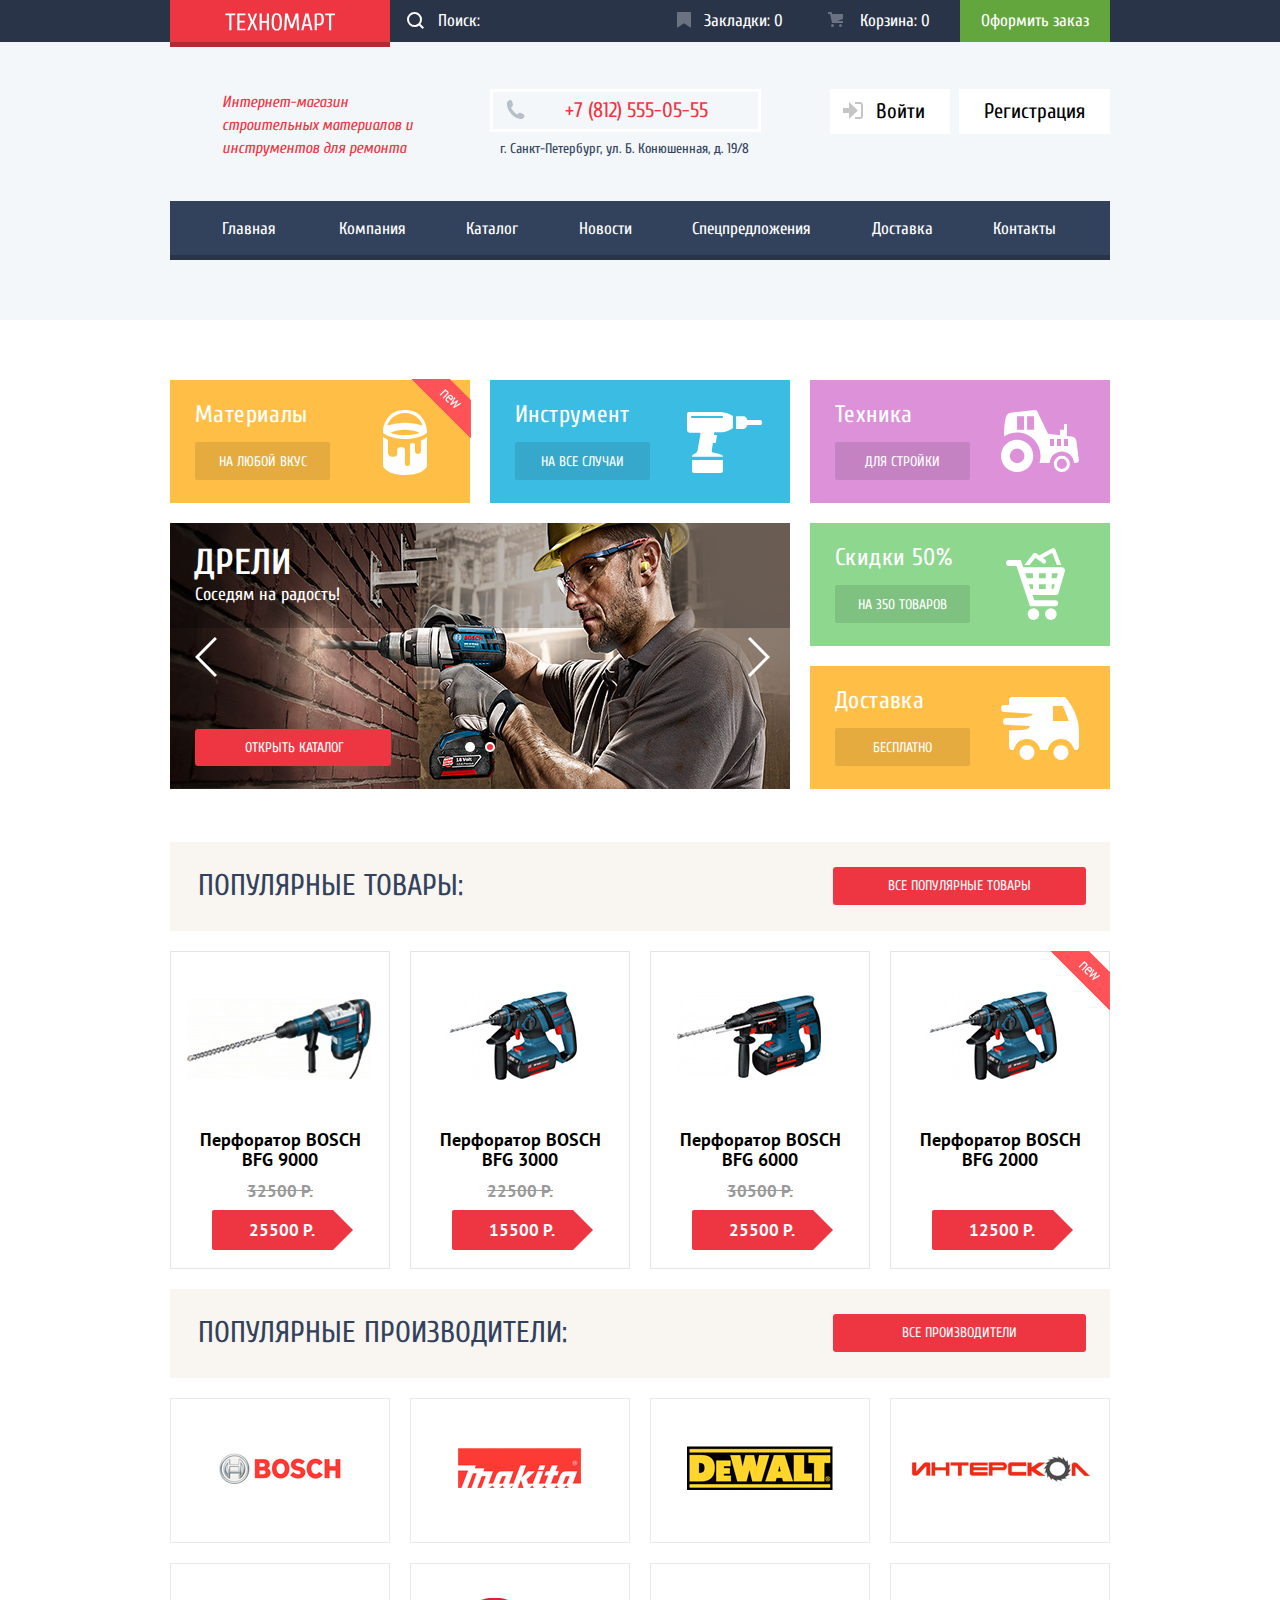
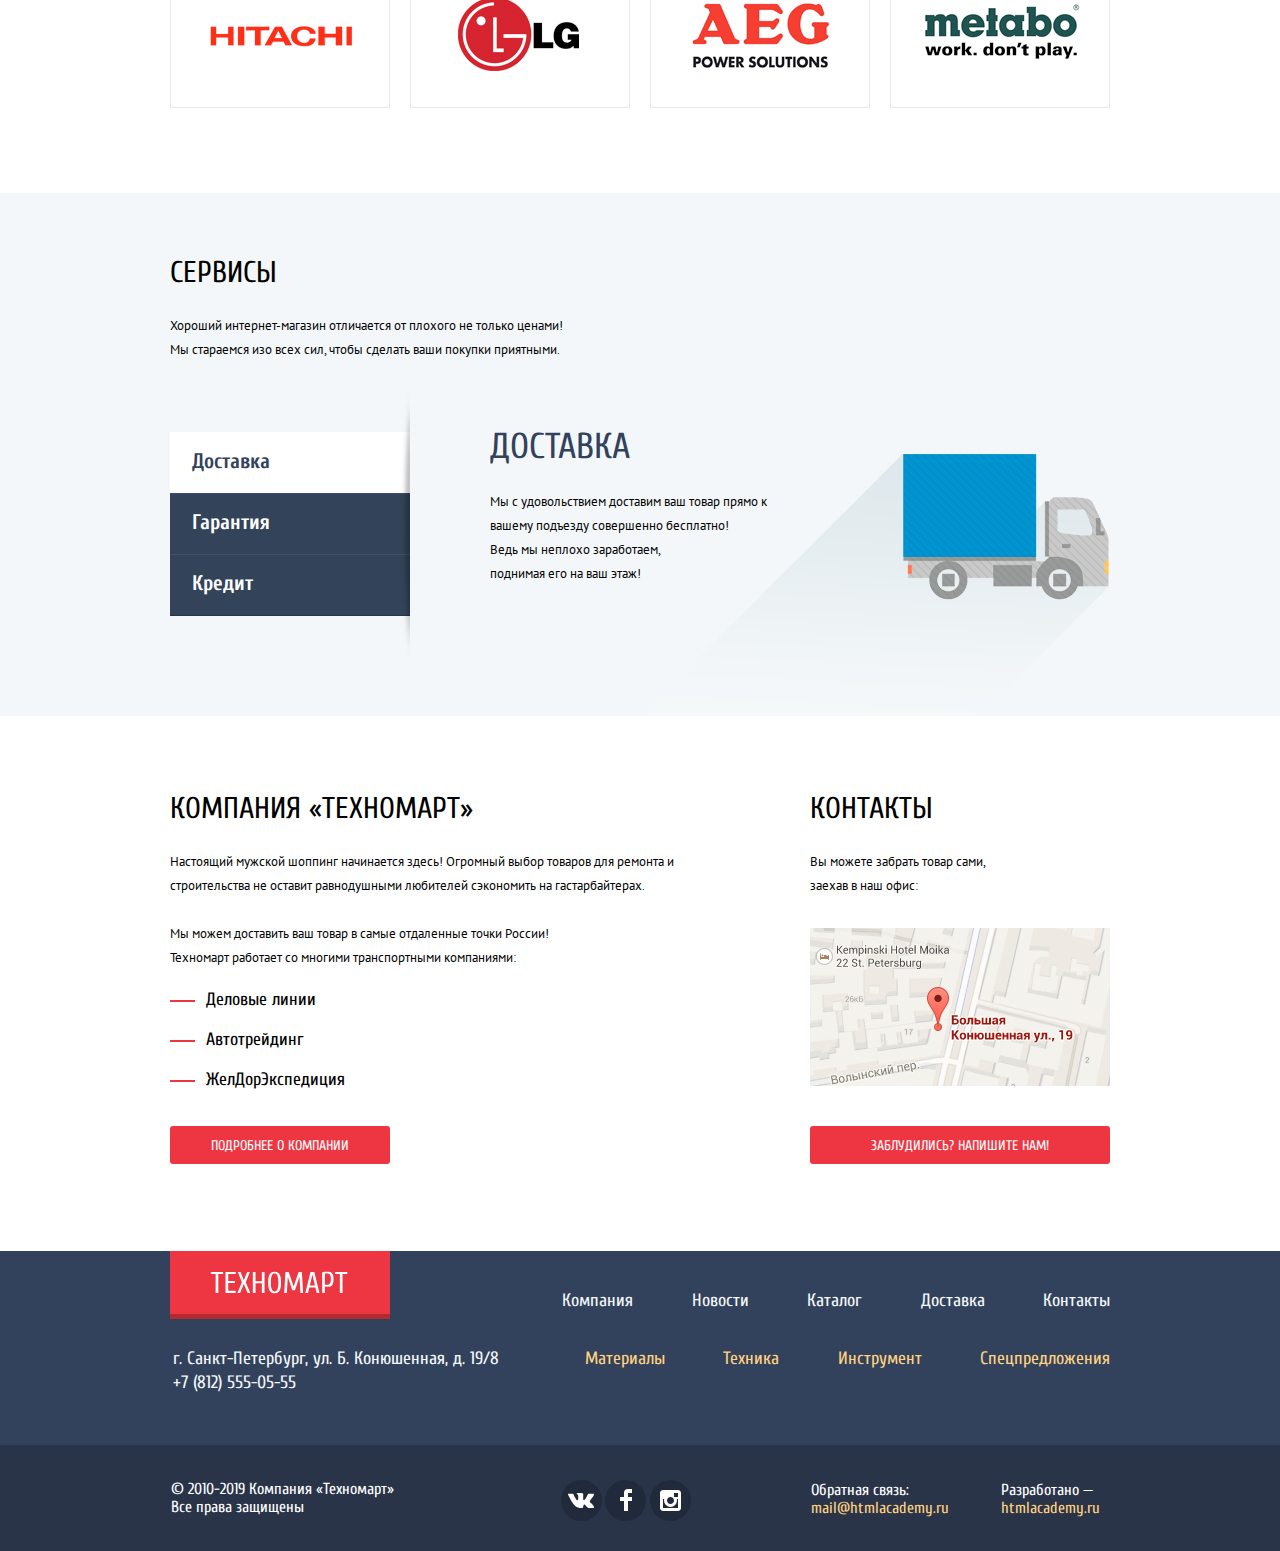
<file: index.html>
<!DOCTYPE html>
<html lang="ru">
  <head>
    <meta charset="utf-8">
    <meta name="format-detection" content="telephone=no">
    <title>HTML Academy: Техномарт</title>
    <link href="https://fonts.googleapis.com/css?family=Cuprum:400,400i,700%7CPT+Sans:400,700&amp;subset=cyrillic" rel="stylesheet">
    <link rel="stylesheet" href="css/normalize.css">
    <link rel="stylesheet" href="css/css-minimize.css">
  </head>
  <body>

      <header class="main-header">
          <nav class="main-navigation">
              <div class="header-top">
                  <div class="header-top-center">
                    <a class="header-logo">
                        <svg xmlns="http://www.w3.org/2000/svg" width="111" height="18">
                        <path fill="#FFF" fill-rule="evenodd" d="M106.202 2.227v15.12h-2.16V2.227h-3.84V.547h9.841v1.68h-3.841zm-8.529 8.892a3.087 3.087 0 0 1-1.416 1.008c-.568.2-1.244.3-2.028.3-.368 0-.784-.024-1.248-.072a11.498 11.498 0 0 1-1.152-.168v5.16h-2.16V.787c.608-.176 1.22-.3 1.836-.372a17.315 17.315 0 0 1 2.004-.108c.96 0 1.776.1 2.448.3.672.2 1.216.532 1.632.996.416.464.72 1.08.912 1.848.192.768.288 1.72.288 2.856 0 1.168-.092 2.144-.276 2.928-.184.784-.464 1.412-.84 1.884zm-1.224-6.972c-.12-.576-.308-1.032-.564-1.368a2.04 2.04 0 0 0-.972-.708c-.392-.136-.86-.204-1.404-.204h-1.68v8.88h1.68c.544 0 1.012-.068 1.404-.204a2.04 2.04 0 0 0 .972-.708c.256-.336.444-.792.564-1.368.12-.576.18-1.296.18-2.16 0-.864-.06-1.584-.18-2.16zm-12.161 8.88h-4.799l-1.081 4.32h-2.16l4.08-16.8h3.12l4.08 16.8h-2.16l-1.08-4.32zm-2.352-10.08h-.096l-1.992 8.4h4.08l-1.992-8.4zm-10.557 1.92h-.12l-3.48 10.32h-2.16l-3.48-10.32h-.12l-.72 12.48h-2.16l.96-16.8h2.64l3.912 11.52h.096L70.659.547h2.64l.96 16.8h-2.16l-.72-12.48zM55.58 15.787c-.448.656-.988 1.12-1.62 1.392-.632.272-1.356.408-2.172.408-.816 0-1.54-.136-2.172-.408-.632-.272-1.172-.736-1.62-1.392-.448-.656-.788-1.54-1.02-2.652-.232-1.112-.348-2.508-.348-4.188 0-1.68.116-3.076.348-4.188.232-1.112.572-1.996 1.02-2.652.448-.656.988-1.12 1.62-1.392.632-.272 1.356-.408 2.172-.408.816 0 1.54.136 2.172.408.632.272 1.172.736 1.62 1.392.448.656.788 1.54 1.02 2.652.232 1.112.348 2.508.348 4.188 0 1.68-.116 3.076-.348 4.188-.232 1.112-.572 1.996-1.02 2.652zM54.536 5.395c-.168-.928-.388-1.664-.66-2.208-.272-.544-.592-.92-.96-1.128a2.267 2.267 0 0 0-1.128-.312c-.384 0-.76.104-1.128.312-.368.208-.688.584-.96 1.128-.272.544-.492 1.28-.66 2.208-.168.928-.252 2.112-.252 3.552s.084 2.624.252 3.552c.168.928.388 1.664.66 2.208.272.544.592.92.96 1.128.368.208.744.312 1.128.312.384 0 .76-.104 1.128-.312.368-.208.688-.584.96-1.128.272-.544.492-1.28.66-2.208.168-.928.252-2.112.252-3.552s-.084-2.624-.252-3.552zM41.828 9.667h-5.04v7.68h-2.16V.547h2.16v7.44h5.04V.547h2.16v16.8h-2.16v-7.68zm-11.455 7.68l-3-7.2-3 7.2h-2.16l3.6-8.64-3.24-8.16h2.16l2.64 6.72 2.64-6.72h2.16l-3.24 8.16 3.6 8.64h-2.16zM12.296.547h8.16v1.68h-6v5.52h5.28v1.68h-5.28v6.24h6v1.68h-8.16V.547zm-5.875 16.8h-2.16V2.227H.421V.547h9.84v1.68h-3.84v15.12z"/>
                        </svg>
                    </a> 
                    <input class="search" type="search" name="search" id="search" placeholder="Поиск:">
                    <ul class="actions-list">
                        <li><a href="#" class="marker">Закладки: 0</a></li>
                        <li><a href="#"  class="cart">Корзина: 0</a></li>
                    </ul>
                    <a href="#" class="buy">Оформить заказ</a> 
                  </div>
              </div>
              <div class="header-main-center">
                    <p class="header-info">Интернет-магазин 
                      строительных материалов 
                      и инструментов для ремонта</p>
                    <div class="header-phone-address">
                        <div class="phone">+7 (812) 555-05-55</div>
                        <p class="header-address">г. Санкт-Петербург, ул. Б. Конюшенная, д. 19/8</p>
                    </div>
                    <ul class="user-navigation">
                        <li><a href="#" class="enter button">Войти</a></li>
                        <li><a href="#" class="register button">Регистрация</a></li>
                    </ul>
              </div> 
              <div class="header-bottom-center">
                    <ul class="site-navigation">
                        <li><a>Главная</a></li>
                        <li><a href="about.html">Компания</a></li>
                        <li><a href="catalog.html">Каталог</a></li>
                        <li><a href="news.html">Новости</a></li>
                        <li><a href="sale.html">Спецпредложения</a></li>
                        <li><a href="delivery.html">Доставка</a></li>
                        <li><a href="contacts.html">Контакты</a></li>
                    </ul> 
              </div>
          </nav>
      </header>
      
      <main>
          <h1 class="visually-hidden">Магазин Техномарт</h1>
          <div class="container">
              <section class="promo">
                  <div class="promo-first">
                    <ul class="ad-first">
                        <li>
                            <div class="flag flag-new">новинка</div>
                            <h2 class="ad-heading">Материалы</h2>
                            <a class="ad-button" href="#">На любой вкус</a>
                        </li>
                        <li>
                            <h2 class="ad-heading">Инструмент</h2>
                            <a class="ad-button" href="#">На все случаи</a>
                        </li>
                    </ul>
                    <div class="slider">
                        <button class="left-button"><span class="visually-hidden">Назад</span></button>
                        <button class="right-button"><span class="visually-hidden">Вперед</span></button>
                        <div class="slider-drill">
                            <h2>Дрели</h2>
                            <p>Соседям на радость!</p>
                            <a href="catalog.html" class="main-button">Открыть каталог</a>
                        </div>
                        <div class="slider-perforator">
                            <h2>Перфораторы</h2>
                            <p>Настоящие мужские игрушки</p>
                            <a href="catalog.html" class="main-button">Открыть каталог</a>
                        </div>
                    </div>
                  </div>
                  <ul class="ad">
                      <li>
                          <h2 class="ad-heading">Техника</h2>
                          <a class="ad-button" href="#">Для стройки</a>
                      </li>
                      <li>
                          <h2 class="ad-heading">Скидки 50%</h2>
                          <a class="ad-button" href="#">На 350 товаров</a>
                      </li>
                      <li>
                          <h2 class="ad-heading">Доставка</h2>
                          <a class="ad-button" href="#">Бесплатно</a>
                      </li>
                  </ul>
              </section>
              <section class="popular">
                  <div class="popular-products">
                      <div class="popular-header">
                          <h2>Популярные товары:</h2>
                          <a class="main-button" href="#">Все популярные товары</a>
                      </div> 
                      <ol class="popular-list">
                          <li class="catalog-item">
                              <div class="actions-button">
                                <a href="#" class="hidden-buy">Купить</a>
                                <a href="#" class="hidden-mark">В закладки</a>
                              </div>
                              <a href="#">
                                <img src="img/perforator3.jpg" width="218" height="170" alt="Перфоратор BOSCH BFG 9000">
                              </a>
                              <h3><a class="item-name" href="#">Перфоратор BOSCH BFG 9000</a></h3>
                              <span class="old-price">32500 Р.</span>
                              <span class="price">25500 Р.</span>
                          </li>
                          <li class="catalog-item">
                              <div class="actions-button">
                                <a href="#" class="hidden-buy">Купить</a>
                                <a href="#" class="hidden-mark">В закладки</a>
                              </div>
                              <a href="#">
                                <img src="img/perforator1.jpg" width="218" height="170" alt="Перфоратор BOSCH BFG 3000">
                              </a>
                              <h3><a class="item-name" href="#">Перфоратор BOSCH BFG 3000</a></h3>
                              <span class="old-price">22500 Р.</span>
                              <span class="price">15500 Р.</span>
                          </li>
                          <li class="catalog-item">
                              <div class="actions-button">
                                <a href="#" class="hidden-buy">Купить</a>
                                <a href="#" class="hidden-mark">В закладки</a>
                              </div>
                              <a href="#">
                                <img src="img/perforator2.jpg" width="218" height="170" alt="Перфоратор BOSCH BFG 6000">
                              </a>
                              <h3><a class="item-name" href="#">Перфоратор BOSCH BFG 6000</a></h3>
                              <span class="old-price">30500 Р.</span>
                              <span class="price">25500 Р.</span>
                          </li>
                          <li class="catalog-item">
                              <div class="flag flag-new">новинка</div>
                              <div class="actions-button">
                                <a href="#" class="hidden-buy">Купить</a>
                                <a href="#" class="hidden-mark">В закладки</a>
                              </div>
                              <a href="#">
                                <img src="img/perforator1.jpg" width="218" height="170" alt="Перфоратор BOSCH BFG 2000">
                              </a>
                              <h3><a class="item-name" href="#">Перфоратор BOSCH BFG 2000</a></h3>
                              <span class="price only">12500 Р.</span>
                          </li>
                      </ol>
                  </div>
                  <div class="popular-producers">
                      <div class="popular-header">
                          <h2>Популярные производители:</h2>
                          <a class="main-button" href="#">Все производители</a>
                      </div>
                      <ol class="popular-list-producer">
                          <li class="producer-item">
                              <a href="#">
                                  <img src="img/bosch.png" width="126" height="37" alt="Bosch">
                              </a>
                          </li>
                          <li class="producer-item">
                              <a href="#">
                                  <img src="img/makita.png" width="123" height="40" alt="Makita">
                              </a>
                          </li>
                          <li class="producer-item">
                              <a href="#">
                                  <img src="img/de-walt.png" width="146" height="44" alt="DeWalt">
                              </a>
                          </li>
                          <li class="producer-item">
                              <a href="#">
                                  <img src="img/interskol.png" width="200" height="88" alt="Интерскол">
                              </a>
                          </li>
                          <li class="producer-item">
                              <a href="#">
                                  <img src="img/hitachi.png" width="169" height="31" alt="Hitachi">
                              </a>
                          </li>
                          <li class="producer-item">
                              <a href="#">
                                  <img src="img/lg.png" width="121" height="73" alt="LG">
                              </a>
                          </li>
                          <li class="producer-item">
                              <a href="#">
                                  <img src="img/aeg.png" width="151" height="96" alt="AEG">
                              </a>
                          </li>
                          <li class="producer-item">
                              <a href="#">
                                  <img src="img/metabo.png" width="204" height="69" alt="Metabo">
                              </a>
                          </li>
                      </ol>
                  </div>
                </section>
              </div>
              <section class="service">
                  <div class="container">
                    <h2>Сервисы</h2>
                    <p>Хороший интернет-магазин отличается от плохого не только ценами!
                    Мы стараемся изо всех сил, чтобы сделать ваши покупки приятными.</p>
                    <div class="second-slider">
                        <ul class="service-name">
                            <li class="service-item active"><a href="#">Доставка</a></li>
                            <li class="service-item"><a href="#">Гарантия</a></li>
                            <li class="service-item"><a href="#">Кредит</a></li>
                        </ul>
                        <div class="delivery">
                            <h3>Доставка</h3>
                            <p>Мы с удовольствием доставим ваш товар прямо 
                                к вашему подъезду совершенно бесплатно!
                                <br>
                                Ведь мы неплохо заработаем, 
                                <br>
                                поднимая его на ваш этаж!</p>
                        </div>
                        <div class="guarantee">
                            <h3>Гарантия</h3>
                            <p>Если купленный у нас товар поломается или        заискрит, 
                               <br>
                               а также в случае пожара, спровоцированного его возгаранием,  вы всегда можете быть уверены в нашей гарантии. Мы обменяем сгоревший товар на новый. <br>
                               Дом уж восстановите как-нибудь сами.</p>
                        </div>
                        <div class="credit">
                            <h3>Кредит</h3>
                            <p>Залезть в долговую яму стало проще! 
                                <br>
                                Кредитные консультанты придут вам на помощь.</p>
                            <a href="#" class="main-button">Отправить заявку</a>
                        </div>
                    </div>
                  </div>
              </section>
          <div class="container">
              <div class="index-columns">
                  <section class="company">
                      <h2>Компания &laquo;Техномарт&raquo;</h2>
                      <p>Настоящий мужской шоппинг начинается здесь! Огромный выбор товаров для ремонта и строительства не оставит равнодушными любителей сэкономить на гастарбайтерах.</p>
                      <p class="first-line">Мы можем доставить ваш товар в самые отдаленные точки России!</p>
                      <p class="second-line">Техномарт работает со многими транспортными компаниями:</p>
                      <ul class="company-list">
                          <li>Деловые линии</li>
                          <li>Автотрейдинг</li>
                          <li>ЖелДорЭкспедиция</li>
                      </ul>
                      <a class="main-button" href="about.html">Подробнее о компании</a>
                  </section> 
                  <section class="contacts">
                      <h2>Контакты</h2>
                      <p>Вы можете забрать товар сами,
                            заехав в наш офис:</p>
                      <a href="https://www.google.com/maps"><img class="map-image" src="img/map.png" width="300" height="158" alt="г. Санкт-Петербург, ул. Б. Конюшенная, д. 19/8"></a>
                      <a href="writeus.html" class="main-button write-us-button">Заблудились? Напишите нам!</a>
                  </section>
              </div>
          </div>
      </main>
      
      <footer class="main-footer">
          <div class="container">
                <div class="footer-main-navigation">
                    <a class="footer-logo">
                        <svg xmlns="http://www.w3.org/2000/svg" width="138" height="23">
                        <path fill="#FFF" fill-rule="evenodd" d="M132.538 3.057v18.9h-2.7v-18.9h-4.8v-2.1h12.3v2.1h-4.8zm-10.395 11.115c-.47.59-1.06 1.01-1.77 1.26s-1.555.375-2.535.375c-.46 0-.98-.03-1.56-.09-.58-.06-1.06-.13-1.44-.21v6.45h-2.7v-20.7c.76-.22 1.525-.375 2.295-.465.77-.09 1.605-.135 2.505-.135 1.2 0 2.22.125 3.06.375.84.25 1.52.665 2.04 1.245.52.58.9 1.35 1.14 2.31.24.96.36 2.15.36 3.57 0 1.46-.115 2.68-.345 3.66-.23.98-.58 1.765-1.05 2.355zm-1.53-8.715c-.15-.72-.385-1.29-.705-1.71a2.55 2.55 0 0 0-1.215-.885c-.49-.17-1.075-.255-1.755-.255h-2.1v11.1h2.1c.68 0 1.265-.085 1.755-.255a2.55 2.55 0 0 0 1.215-.885c.32-.42.555-.99.705-1.71.15-.72.225-1.62.225-2.7s-.075-1.98-.225-2.7zm-15.225 11.1h-6l-1.35 5.4h-2.7l5.1-21h3.9l5.1 21h-2.7l-1.35-5.4zm-2.94-12.6h-.12l-2.49 10.5h5.1l-2.49-10.5zm-12.96 2.4h-.149l-4.351 12.9h-2.699l-4.351-12.9h-.15l-.9 15.6h-2.7l1.2-21h3.3l4.89 14.4h.12l4.89-14.4h3.301l1.199 21h-2.7l-.9-15.6zm-20.16 13.65c-.56.82-1.235 1.4-2.024 1.74-.791.34-1.696.51-2.716.51-1.019 0-1.925-.17-2.715-.51-.79-.34-1.465-.92-2.025-1.74-.56-.82-.985-1.925-1.275-3.315-.29-1.39-.435-3.135-.435-5.235 0-2.1.145-3.845.435-5.235.29-1.39.715-2.495 1.275-3.315.56-.82 1.235-1.4 2.025-1.74.79-.34 1.696-.51 2.715-.51 1.02 0 1.925.17 2.716.51.789.34 1.464.92 2.024 1.74s.985 1.925 1.275 3.315c.29 1.39.436 3.135.436 5.235 0 2.1-.146 3.845-.436 5.235-.29 1.39-.715 2.495-1.275 3.315zm-1.304-12.99c-.211-1.16-.486-2.08-.826-2.76-.34-.68-.74-1.15-1.2-1.41-.46-.26-.93-.39-1.41-.39-.479 0-.95.13-1.409.39-.461.26-.861.73-1.201 1.41-.34.68-.614 1.6-.825 2.76-.21 1.16-.314 2.64-.314 4.44 0 1.8.104 3.28.314 4.44.211 1.16.485 2.08.825 2.76.34.68.74 1.15 1.201 1.41.459.26.93.39 1.409.39.48 0 .95-.13 1.41-.39.46-.26.86-.73 1.2-1.41.34-.68.615-1.6.826-2.76.21-1.16.314-2.64.314-4.44 0-1.8-.104-3.28-.314-4.44zm-16.185 5.34h-6.301v9.6h-2.699v-21h2.699v9.3h6.301v-9.3h2.699v21h-2.699v-9.6zm-14.25 9.6l-3.75-9-3.75 9h-2.7l4.5-10.8-4.05-10.2h2.7l3.3 8.4 3.3-8.4h2.7l-4.05 10.2 4.5 10.8h-2.7zm-22.05-21h10.2v2.1h-7.5v6.9h6.6v2.1h-6.6v7.8h7.5v2.1h-10.2v-21zm-7.2 21h-2.7v-18.9h-4.8v-2.1h12.3v2.1h-4.8v18.9z"/>
                        </svg>
                    </a>
                    <ul class="footer-site-navigation">
                        <li><a href="about.html">Компания</a></li>
                        <li><a href="news.html">Новости</a></li>
                        <li><a href="catalog.html">Каталог</a></li>
                        <li><a href="delivery.html">Доставка</a></li>
                        <li><a href="contacts.html">Контакты</a></li>
                    </ul>
                </div>
                <div class="footer-center">
                    <div class="footer-info">
                        <p class="address">г. Санкт-Петербург, ул. Б. Конюшенная, д. 19/8</p>
                        <p class="phone-footer">+7 (812) 555-05-55</p>
                    </div>
                    <ul class="footer-navigation">
                        <li><a href="materials.html">Материалы</a></li>
                        <li><a href="equipment.html">Техника</a></li>
                        <li><a href="tool.html">Инструмент</a></li>
                        <li><a href="sale.html">Спецпредложения</a></li>
                    </ul>
                </div>
            </div>
            <div class="footer-bottom">
                <div class="container">
                    <div class="container-footer-bottom">
                        <div class="footer-bottom-one">
                            <p class="footer-copyright">&copy; 2010-2019 Компания &laquo;Техномарт&raquo;
                            Все права защищены</p>
                        </div>    
                        <ul class="footer-social">
                            <li><a class="social-button vk" href="#">
                                <span class="visually-hidden">Вконтакте</span>
                                <svg xmlns="http://www.w3.org/2000/svg" width="26" height="15" viewBox="0 0 26 15"><path fill="#FFF" d="M16.138 11.51c.956-.309 2.18 2.04 3.483 2.939.978.681 1.727.534 1.727.534l3.473-.05s1.815-.112.957-1.554c-.071-.12-.503-1.069-2.585-3.022-2.177-2.043-1.882-1.712.739-5.244 1.597-2.153 2.236-3.468 2.036-4.028-.192-.539-1.365-.399-1.365-.399L20.69.713c-.381.001-.704.119-.851.515-.003.004-.621 1.666-1.445 3.079-1.741 2.989-2.436 3.148-2.724 2.961-.661-.433-.494-1.737-.494-2.664 0-2.897.432-4.105-.846-4.417-.427-.104-.739-.172-1.828-.182-1.392-.021-2.574 0-3.244.329-.445.223-.786.712-.579.74.26.035.843.16 1.155.586.401.552.389 1.789.389 1.789s.229 3.411-.54 3.834c-.528.29-1.25-.302-2.803-3.016-.793-1.388-1.392-2.922-1.392-2.922s-.116-.285-.326-.441c-.25-.185-.6-.244-.6-.244L.848.684S.29.7.085.946c-.182.218-.015.668-.015.668s2.909 6.881 6.203 10.347c3.02 3.182 6.452 2.971 6.452 2.971h1.555s.469-.054.709-.312c.224-.24.214-.691.214-.691s-.031-2.109.935-2.419z"/></svg>
                            </a></li>
                            <li><a class="social-button fb" href="#">
                                <span class="visually-hidden">Фейсбук</span>
                                <svg xmlns="http://www.w3.org/2000/svg" width="12" height="22" viewBox="0 0 12 22"><path fill="#FFF" d="M12 4V0H8a4 4 0 0 0-4 4v4H0v4h4v10h4V12h4V8H8V4h4z"/></svg>
                            </a></li>
                            <li><a class="social-button inst" href="#">
                                <span class="visually-hidden">Инстаграм</span>
                                <svg xmlns="http://www.w3.org/2000/svg" width="21" height="21" viewBox="0 0 21 21"><path fill="#FFF" d="M18 0H3C1.35 0 0 1.35 0 3v15c0 1.65 1.35 3 3 3h15c1.65 0 3-1.35 3-3V3c0-1.65-1.35-3-3-3zm-7.5 7c1.93 0 3.5 1.57 3.5 3.5S12.43 14 10.5 14 7 12.43 7 10.5 8.57 7 10.5 7zM18 18H3V9h1.181A6.504 6.504 0 0 0 4 10.5a6.5 6.5 0 1 0 13 0 6.45 6.45 0 0 0-.181-1.5H18v9zm0-11h-4V3h4v4z"/></svg>
                            </a></li>
                        </ul>
                        <div class="footer-bottom-two">
                            <p class="mail">Обратная связь:
                                <a href="mailto:mail@htmlacademy.ru">mail@htmlacademy.ru</a>
                            </p>
                            <p class="credits">Разработано &mdash;
                                <a href="https://htmlacademy.ru/intensive/htmlcss">htmlacademy.ru</a>
                            </p>
                        </div>
                    </div>
                </div>
          </div>  
      </footer>
      
      <section class="pop-up pop-up-map">
          <a href="https://www.google.com/maps"><img src="img/big-map.jpg" width="940" height="446" alt="г. Санкт-Петербург, ул. Б. Конюшенная, д. 19/8"></a>
          <button class="modal-close" type="button">Закрыть</button>
      </section> 
      
      <section class="pop-up pop-up-write-us">
          <form class="write-us" method="get" action="https://echo.htmlacademy.ru">
              <div class="form-top">
                  <div class="form-name">
                      <label for="write-us-name">Ваше имя:</label> 
                      <input type="text" name="name" id="write-us-name" placeholder="Имя Фамилия">
                  </div>
                  <div class="form-email">
                      <label for="write-us-email">Ваш e-mail:</label> 
                      <input type="email" name="email" id="write-us-email" placeholder="email@example.com">
                  </div>
              </div>
              <label for="write-us-message">Текст письма:</label> 
              <textarea name="message" id="write-us-message" placeholder="В свободной форме"></textarea>
          </form> 
          <div class="pop-up-send">
                <button type="submit" class="main-button">Отправить</button>
          </div>
          <button class="modal-close" type="button">Закрыть</button>
      </section>
      
      <script src="js/js-minimize.js" defer></script>
  </body>
</html>
</file>
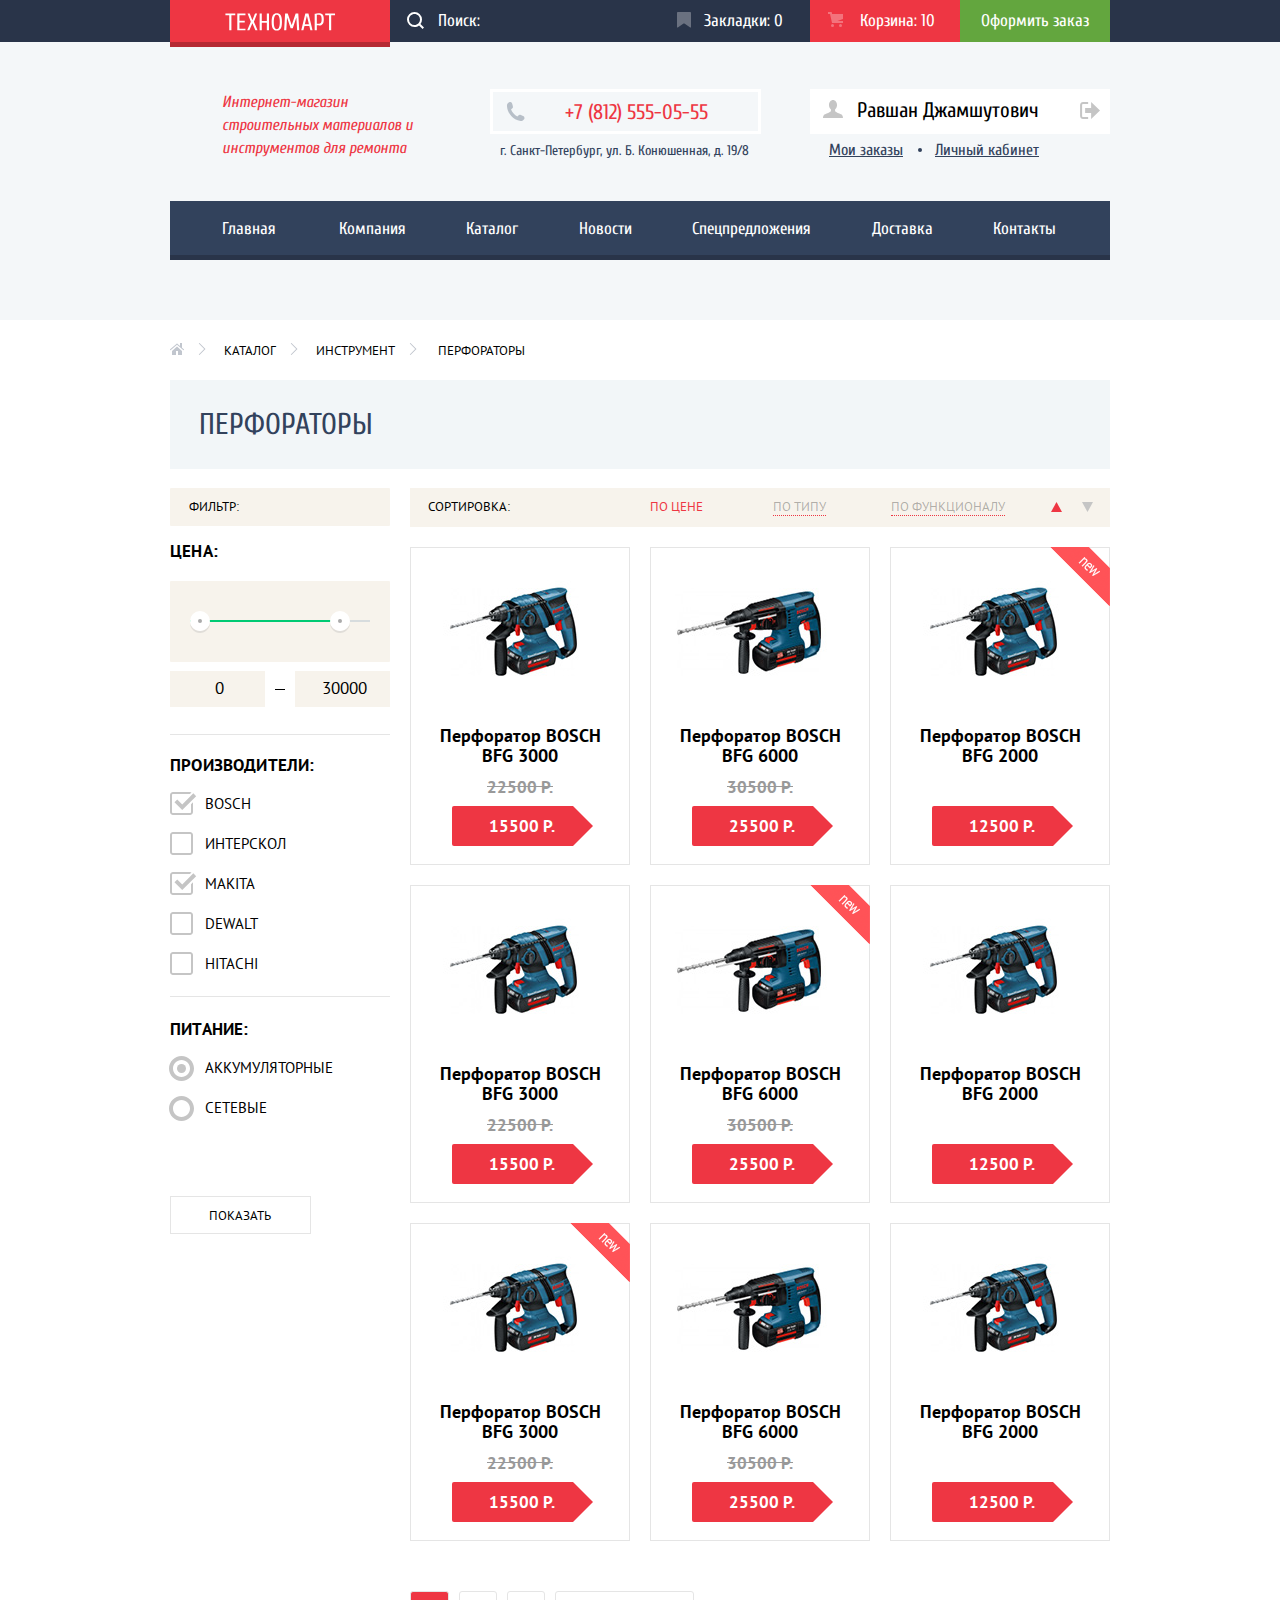
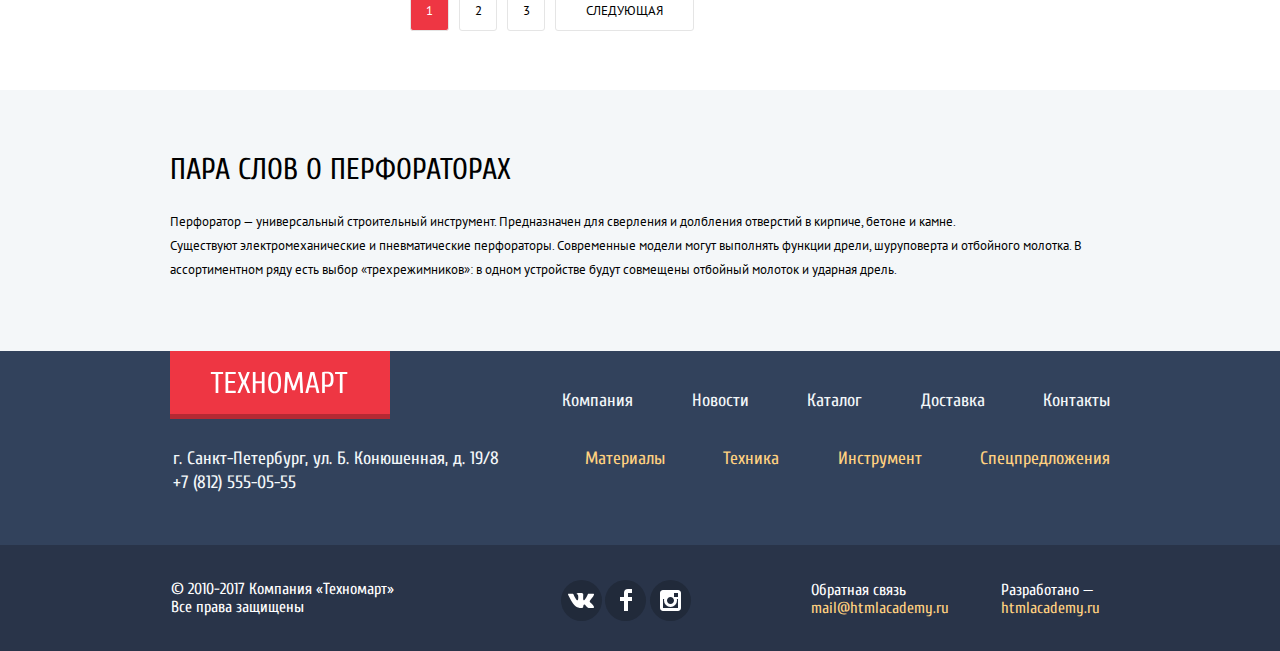
<file: catalog.html>
<!DOCTYPE html>
<html lang="ru">
  <head>
    <meta charset="utf-8">
    <meta name="format-detection" content="telephone=no">
    <title>HTML Academy: Техномарт</title>
    <link href="https://fonts.googleapis.com/css?family=Cuprum:400,400i,700%7CPT+Sans:400,700&amp;subset=cyrillic" rel="stylesheet">
    <link rel="stylesheet" href="css/normalize.css">
    <link rel="stylesheet" href="css/css-minimize.css">
  </head>
  <body>

      <header class="main-header">
          <nav class="main-navigation">
              <div class="header-top">
                <div class="header-top-center">
                    <a class="header-logo" href="index.html">
                        <svg xmlns="http://www.w3.org/2000/svg" width="111" height="18">
                        <path fill="#FFF" fill-rule="evenodd" d="M106.202 2.227v15.12h-2.16V2.227h-3.84V.547h9.841v1.68h-3.841zm-8.529 8.892a3.087 3.087 0 0 1-1.416 1.008c-.568.2-1.244.3-2.028.3-.368 0-.784-.024-1.248-.072a11.498 11.498 0 0 1-1.152-.168v5.16h-2.16V.787c.608-.176 1.22-.3 1.836-.372a17.315 17.315 0 0 1 2.004-.108c.96 0 1.776.1 2.448.3.672.2 1.216.532 1.632.996.416.464.72 1.08.912 1.848.192.768.288 1.72.288 2.856 0 1.168-.092 2.144-.276 2.928-.184.784-.464 1.412-.84 1.884zm-1.224-6.972c-.12-.576-.308-1.032-.564-1.368a2.04 2.04 0 0 0-.972-.708c-.392-.136-.86-.204-1.404-.204h-1.68v8.88h1.68c.544 0 1.012-.068 1.404-.204a2.04 2.04 0 0 0 .972-.708c.256-.336.444-.792.564-1.368.12-.576.18-1.296.18-2.16 0-.864-.06-1.584-.18-2.16zm-12.161 8.88h-4.799l-1.081 4.32h-2.16l4.08-16.8h3.12l4.08 16.8h-2.16l-1.08-4.32zm-2.352-10.08h-.096l-1.992 8.4h4.08l-1.992-8.4zm-10.557 1.92h-.12l-3.48 10.32h-2.16l-3.48-10.32h-.12l-.72 12.48h-2.16l.96-16.8h2.64l3.912 11.52h.096L70.659.547h2.64l.96 16.8h-2.16l-.72-12.48zM55.58 15.787c-.448.656-.988 1.12-1.62 1.392-.632.272-1.356.408-2.172.408-.816 0-1.54-.136-2.172-.408-.632-.272-1.172-.736-1.62-1.392-.448-.656-.788-1.54-1.02-2.652-.232-1.112-.348-2.508-.348-4.188 0-1.68.116-3.076.348-4.188.232-1.112.572-1.996 1.02-2.652.448-.656.988-1.12 1.62-1.392.632-.272 1.356-.408 2.172-.408.816 0 1.54.136 2.172.408.632.272 1.172.736 1.62 1.392.448.656.788 1.54 1.02 2.652.232 1.112.348 2.508.348 4.188 0 1.68-.116 3.076-.348 4.188-.232 1.112-.572 1.996-1.02 2.652zM54.536 5.395c-.168-.928-.388-1.664-.66-2.208-.272-.544-.592-.92-.96-1.128a2.267 2.267 0 0 0-1.128-.312c-.384 0-.76.104-1.128.312-.368.208-.688.584-.96 1.128-.272.544-.492 1.28-.66 2.208-.168.928-.252 2.112-.252 3.552s.084 2.624.252 3.552c.168.928.388 1.664.66 2.208.272.544.592.92.96 1.128.368.208.744.312 1.128.312.384 0 .76-.104 1.128-.312.368-.208.688-.584.96-1.128.272-.544.492-1.28.66-2.208.168-.928.252-2.112.252-3.552s-.084-2.624-.252-3.552zM41.828 9.667h-5.04v7.68h-2.16V.547h2.16v7.44h5.04V.547h2.16v16.8h-2.16v-7.68zm-11.455 7.68l-3-7.2-3 7.2h-2.16l3.6-8.64-3.24-8.16h2.16l2.64 6.72 2.64-6.72h2.16l-3.24 8.16 3.6 8.64h-2.16zM12.296.547h8.16v1.68h-6v5.52h5.28v1.68h-5.28v6.24h6v1.68h-8.16V.547zm-5.875 16.8h-2.16V2.227H.421V.547h9.84v1.68h-3.84v15.12z"/>
                        </svg>
                    </a> 
                    <input class="search" type="search" name="search" id="search" placeholder="Поиск:">
                    <ul class="actions-list">
                        <li  class="marker"><a href="#">Закладки: 0</a></li>
                        <li class="cart active"><a href="#">Корзина: 10</a></li>
                    </ul>
                    <a href="#" class="buy">Оформить заказ</a> 
                </div>
              </div>  
              <div class="header-main-center">
                <p class="header-info">Интернет-магазин 
                    строительных материалов 
                    и инструментов для ремонта</p>
                <div class="header-phone-address">
                        <div class="phone catalog">+7 (812) 555-05-55</div>
                        <p class="header-address catalog">г. Санкт-Петербург, ул. Б. Конюшенная, д. 19/8</p>
                </div>
                <ul class="user-navigation-inner">
                    <li><div class="user">
                            <a class="profile-link" href="profile.html">
                                <svg class="icon-profile" xmlns="http://www.w3.org/2000/svg" width="20" height="18" viewBox="0 0 20 18"><path fill="#c5c5c5" d="M17.881 14.166c-2.144-.735-4.256-1.666-5.207-2.39-.657-.501-.77-1.618-.517-2.415 1.118-.903 1.864-2.477 1.864-4.278C14.021 2.276 12.221 0 10 0S5.979 2.276 5.979 5.083c0 1.801.746 3.374 1.863 4.277.253.798.141 1.915-.517 2.416-.95.724-3.063 1.654-5.207 2.39S0 18 0 18h20s.025-3.099-2.119-3.834z"/></svg>
                                <span class="user-name">Равшан Джамшутович</span>
                            </a>
                            <a href="index.html" class="log-out">
                                <p class="visually-hidden">Выход</p>
                                <svg xmlns="http://www.w3.org/2000/svg" width="21" height="17" viewBox="0 0 21 17"><g fill="#c5c5c5"><path fill="#c5c5c5" d="M21 8.5L12.125 0v6h-6v5h6v6z"/><path fill="#c5c5c5" d="M3.106 13.952V3.048c.018-.376.171-1.057 1.01-1.057h5.027V0H4.116C1.938 0 1.112 1.81 1.087 3.027v10.946C1.112 15.189 1.938 17 4.116 17h5.027v-1.99H4.116c-.839 0-.992-.683-1.01-1.058z"/></g></svg>
                            </a>
                        </div></li>
                    <li><a href="#" class="button">Мои заказы</a></li>
                    <li><a href="profile.html" class="button">Личный кабинет</a></li>
                </ul>
              </div>
              <div class="header-bottom-center">
                <ul class="site-navigation catalog">
                    <li><a href="index.html">Главная</a></li>
                    <li><a href="about.html">Компания</a></li>
                    <li><a href="catalog.html">Каталог</a></li>
                    <li><a href="news.html">Новости</a></li>
                    <li><a href="sale.html">Спецпредложения</a></li>
                    <li><a href="delivery.html">Доставка</a></li>
                    <li><a href="contacts.html">Контакты</a></li>
                </ul>
              </div>
          </nav>
      </header>
      
      <main>
          <div class="container">
            <ul class="breadcrumbs">
                <li><a href="index.html"><svg xmlns="http://www.w3.org/2000/svg" width="15" height="12" viewBox="0 0 15 12"><g fill="#C1C6CE"><path d="M3 8v4h4V8h2v4h4V8L8 3.516z"/><path d="M14.831 6.365L13 4.751V0h-2v2.987L8.332.635c-.02-.017-.043-.023-.064-.037a.465.465 0 0 0-.08-.047.551.551 0 0 0-.095-.024C8.062.521 8.032.515 8 .515c-.031 0-.061.006-.092.012a.46.46 0 0 0-.095.025c-.028.011-.053.029-.08.046-.021.014-.045.02-.064.037l-6.498 5.73a.501.501 0 0 0 .33.875.497.497 0 0 0 .331-.125L8 1.677l6.169 5.438a.501.501 0 0 0 .662-.75z"/></g></svg></a></li>
                <li><a href="catalog.html">Каталог</a></li>
                <li><a href="tool.html">Инструмент</a></li>
                <li>Перфораторы</li>
            </ul>
            <h1 class="heading">Перфораторы</h1>
            <div class="catalog-columns">
                <div class="catalog-columns-inner">
                    <div class="sort"> 
                        <h2>Сортировка:</h2>
                        <ul class="sort-list">
                            <li class="sort-item"><a href="#" class="sort-active">По цене</a></li>
                            <li class="sort-item"><a href="#">По типу</a></li>
                            <li class="sort-item"><a href="#">По функционалу</a></li>
                        </ul>
                        <ul class="sort-list-direction">
                            <li class="to-top direction-active"><a href="#">
                                <p class="visually-hidden">От меньшего к большему</p>
                                <svg class="direction-icon" xmlns="http://www.w3.org/2000/svg" width="11" height="10" viewBox="0 0 11 10"><path fill="#ee3643" d="M5.5 0L0 10h11z"/></svg>
                            </a></li>
                            <li class="to-bottom"><a href="#">
                                <p class="visually-hidden">От большего к меньшему</p>
                                <svg class="direction-icon" xmlns="http://www.w3.org/2000/svg" width="11" height="10" viewBox="0 0 11 10"><path fill="#c5c5c5" d="M5.5 10L0 0h11"/></svg>
                            </a></li>
                        </ul>
                    </div>
                    <section class="catalog-list">
                        <ul>
                            <li class="catalog-item">
                                <div class="actions-button">
                                    <a href="#" class="hidden-buy">Купить</a>
                                    <a href="#" class="hidden-mark">В закладки</a>
                                </div>
                                <a href="item1.html">
                                    <img src="img/perforator1.jpg" width="218" height="170" alt="Перфоратор BOSCH BFG 3000">
                                </a>
                                <h3><a class="item-name" href="item1.html">Перфоратор BOSCH BFG 3000</a></h3>
                                <span class="old-price">22500 Р.</span>
                                <span class="price">15500 Р.</span>
                            </li>
                            <li class="catalog-item">
                                <div class="actions-button">
                                    <a href="#" class="hidden-buy">Купить</a>
                                    <a href="#" class="hidden-mark">В закладки</a>
                                </div>
                                <a href="item2.html">
                                    <img src="img/perforator2.jpg" width="218" height="170" alt="Перфоратор BOSCH BFG 6000">
                                </a>
                                <h3><a class="item-name" href="item2.html">Перфоратор BOSCH BFG 6000</a></h3>
                                <span class="old-price">30500 Р.</span>
                                <span class="price">25500 Р.</span>
                            </li>
                            <li class="catalog-item">
                                <div class="flag flag-new">новинка</div>
                                <div class="actions-button">
                                    <a href="#" class="hidden-buy">Купить</a>
                                    <a href="#" class="hidden-mark">В закладки</a>
                                </div>
                                <a href="item3.html">
                                    <img src="img/perforator1.jpg" width="218" height="170" alt="Перфоратор BOSCH BFG 2000">
                                </a>
                                <h3><a class="item-name" href="item3.html">Перфоратор BOSCH BFG 2000</a></h3>
                                <span class="price only">12500 Р.</span>
                            </li>
                            <li class="catalog-item">
                                <div class="actions-button">
                                    <a href="#" class="hidden-buy">Купить</a>
                                    <a href="#" class="hidden-mark">В закладки</a>
                                </div>
                                <a href="item4.html">
                                    <img src="img/perforator1.jpg" width="218" height="170" alt="Перфоратор BOSCH BFG 3000">
                                </a>
                                <h3><a class="item-name" href="item4.html">Перфоратор BOSCH BFG 3000</a></h3>
                                <span class="old-price">22500 Р.</span>
                                <span class="price">15500 Р.</span>
                            </li>
                            <li class="catalog-item">
                                <div class="flag flag-new">новинка</div>
                                <div class="actions-button">
                                    <a href="#" class="hidden-buy">Купить</a>
                                    <a href="#" class="hidden-mark">В закладки</a>
                                </div>
                                <a href="item5.html">
                                    <img src="img/perforator2.jpg" width="218" height="170" alt="Перфоратор BOSCH BFG 6000">
                                </a>
                                <h3><a class="item-name" href="item5.html">Перфоратор BOSCH BFG 6000</a></h3>
                                <span class="old-price">30500 Р.</span>
                                <span class="price">25500 Р.</span>
                            </li>
                            <li class="catalog-item">
                                <div class="actions-button">
                                    <a href="#" class="hidden-buy">Купить</a>
                                    <a href="#" class="hidden-mark">В закладки</a>
                                </div>
                                <a href="item6.html">
                                    <img src="img/perforator1.jpg" width="218" height="170" alt="Перфоратор BOSCH BFG 2000">
                                </a>
                                <h3><a class="item-name" href="item6.html">Перфоратор BOSCH BFG 2000</a></h3>
                                <span class="price only">12500 Р.</span>
                            </li>
                            <li class="catalog-item">
                                <div class="flag flag-new">новинка</div>
                                <div class="actions-button">
                                    <a href="#" class="hidden-buy">Купить</a>
                                    <a href="#" class="hidden-mark">В закладки</a>
                                </div>
                                <a href="item7.html">
                                    <img src="img/perforator1.jpg" width="218" height="170" alt="Перфоратор BOSCH BFG 3000">
                                </a>
                                <h3><a class="item-name" href="item7.html">Перфоратор BOSCH BFG 3000</a></h3>
                                <span class="old-price">22500 Р.</span>
                                <span class="price">15500 Р.</span>
                            </li>
                            <li class="catalog-item">
                                <div class="actions-button">
                                    <a href="#" class="hidden-buy">Купить</a>
                                    <a href="#" class="hidden-mark">В закладки</a>
                                </div>
                                <a href="item8.html">
                                    <img src="img/perforator2.jpg" width="218" height="170" alt="Перфоратор BOSCH BFG 6000">
                                </a>
                                <h3><a class="item-name" href="item8.html">Перфоратор BOSCH BFG 6000</a></h3>
                                <span class="old-price">30500 Р.</span>
                                <span class="price">25500 Р.</span>
                            </li>
                            <li class="catalog-item">
                                <div class="actions-button">
                                    <a href="#" class="hidden-buy">Купить</a>
                                    <a href="#" class="hidden-mark">В закладки</a>
                                </div>
                                <a href="item9.html">
                                    <img src="img/perforator1.jpg" width="218" height="170" alt="Перфоратор BOSCH BFG 2000">
                                </a>
                                <h3><a class="item-name" href="item9.html">Перфоратор BOSCH BFG 2000</a></h3>
                                <span class="price only">12500 Р.</span>
                            </li>
                        </ul>
                        <ul class="pagination-list">
                            <li class="pagination-item current"><a>1</a></li>
                            <li class="pagination-item"><a href="#">2</a></li>
                            <li class="pagination-item"><a href="#">3</a></li>
                            <li class="pagination-item"><a href="#">Следующая</a></li>
                        </ul> 
                    </section> 
                </div>
                <section class="filter">
                    <h2>Фильтр:</h2>
                    <form class="filters" method="get" action="https://echo.htmlacademy.ru">
                        <fieldset class="filter-price">
                            <legend>Цена:</legend>
                            <div class="range">
                                <span class="first-filter-button"><svg xmlns="http://www.w3.org/2000/svg" width="20" height="23" viewBox="0 0 20 23"><path opacity=".3" fill="#ABABAB" d="M10 20C4.477 20 0 15.522 0 10v2c0 5.522 4.477 10 10 10 5.522 0 10-4.478 10-10v-2c0 5.522-4.478 10-10 10z"/><circle fill="#FFF" cx="10" cy="10" r="10"/><circle fill="#ABABAB" cx="10" cy="10" r="2"/></svg></span>
                                <span class="second-filter-button"><svg xmlns="http://www.w3.org/2000/svg" width="20" height="23" viewBox="0 0 20 23"><path opacity=".3" fill="#ABABAB" d="M10 20C4.477 20 0 15.522 0 10v2c0 5.522 4.477 10 10 10 5.522 0 10-4.478 10-10v-2c0 5.522-4.478 10-10 10z"/><circle fill="#FFF" cx="10" cy="10" r="10"/><circle fill="#ABABAB" cx="10" cy="10" r="2"/></svg></span>
                            </div>
                            <div class="numbers">
                                <p>0</p>
                                <p>30000</p>
                            </div>
                        </fieldset>
                        <hr class="line">
                        <fieldset class="filter-producer">
                            <legend>Производители:</legend>
                                <ul class="producer">
                                    <li>
                                        <input class="visually-hidden filter-input filter-input-checkbox" type="checkbox" name="bosh" id="bosh" checked>
                                        <label for="bosh">BOSCH</label>
                                    </li>
                                    <li>
                                        <input class="visually-hidden filter-input filter-input-checkbox" 
                                        type="checkbox" name="interskol" id="interskol">
                                        <label for="interskol">ИНТЕРСКОЛ</label>
                                    </li>
                                    <li>
                                        <input class="visually-hidden filter-input filter-input-checkbox" type="checkbox" name="makita" id="makita" checked>
                                        <label for="makita">MAKITA</label>
                                    </li>
                                    <li>
                                        <input class="visually-hidden filter-input filter-input-checkbox" type="checkbox" name="dewalt" id="dewalt">
                                        <label for="dewalt">DEWALT</label>
                                    </li>
                                    <li>
                                        <input class="visually-hidden filter-input filter-input-checkbox" type="checkbox" name="hitachi" id="hitachi">
                                        <label for="hitachi">HITACHI</label>
                                    </li>
                                </ul>
                        </fieldset>
                        <hr class="line">
                        <fieldset class="filter-power">      
                            <legend>Питание:</legend>
                                <ul class="power">
                                    <li>
                                        <input class="visually-hidden filter-input filter-input-radio" type="radio" name="power" id="battery" value="battery" checked>
                                        <label for="battery">Аккумуляторные</label>
                                    </li>
                                    <li>
                                        <input class="visually-hidden filter-input filter-input-radio" type="radio" name="power" id="wire" value="wire">
                                        <label for="wire">Cетевые</label>
                                    </li>
                                </ul>  
                        </fieldset> 
                        <button type="submit" class="show">Показать</button>
                    </form>
                </section>
            </div>
            </div>
          <div class="more-about">
              <div class="container">
                <h2>Пара слов о перфораторах</h2>
                <p>Перфоратор — универсальный строительный инструмент. Предназначен     для сверления и долбления отверстий в кирпиче, бетоне и камне.
                <br>
                Существуют электромеханические и пневматические перфораторы. Современные модели могут выполнять функции дрели, шуруповерта и отбойного молотка. В ассортиментном ряду есть выбор «трехрежимников»: в одном устройстве будут совмещены отбойный молоток и ударная дрель.
                </p>
              </div>
          </div>  
      </main>
      
       <footer class="main-footer">
          <div class="container">
                <div class="footer-main-navigation">
                    <a class="footer-logo" href="index.html">
                        <svg xmlns="http://www.w3.org/2000/svg" width="138" height="23">
                        <path fill="#FFF" fill-rule="evenodd" d="M132.538 3.057v18.9h-2.7v-18.9h-4.8v-2.1h12.3v2.1h-4.8zm-10.395 11.115c-.47.59-1.06 1.01-1.77 1.26s-1.555.375-2.535.375c-.46 0-.98-.03-1.56-.09-.58-.06-1.06-.13-1.44-.21v6.45h-2.7v-20.7c.76-.22 1.525-.375 2.295-.465.77-.09 1.605-.135 2.505-.135 1.2 0 2.22.125 3.06.375.84.25 1.52.665 2.04 1.245.52.58.9 1.35 1.14 2.31.24.96.36 2.15.36 3.57 0 1.46-.115 2.68-.345 3.66-.23.98-.58 1.765-1.05 2.355zm-1.53-8.715c-.15-.72-.385-1.29-.705-1.71a2.55 2.55 0 0 0-1.215-.885c-.49-.17-1.075-.255-1.755-.255h-2.1v11.1h2.1c.68 0 1.265-.085 1.755-.255a2.55 2.55 0 0 0 1.215-.885c.32-.42.555-.99.705-1.71.15-.72.225-1.62.225-2.7s-.075-1.98-.225-2.7zm-15.225 11.1h-6l-1.35 5.4h-2.7l5.1-21h3.9l5.1 21h-2.7l-1.35-5.4zm-2.94-12.6h-.12l-2.49 10.5h5.1l-2.49-10.5zm-12.96 2.4h-.149l-4.351 12.9h-2.699l-4.351-12.9h-.15l-.9 15.6h-2.7l1.2-21h3.3l4.89 14.4h.12l4.89-14.4h3.301l1.199 21h-2.7l-.9-15.6zm-20.16 13.65c-.56.82-1.235 1.4-2.024 1.74-.791.34-1.696.51-2.716.51-1.019 0-1.925-.17-2.715-.51-.79-.34-1.465-.92-2.025-1.74-.56-.82-.985-1.925-1.275-3.315-.29-1.39-.435-3.135-.435-5.235 0-2.1.145-3.845.435-5.235.29-1.39.715-2.495 1.275-3.315.56-.82 1.235-1.4 2.025-1.74.79-.34 1.696-.51 2.715-.51 1.02 0 1.925.17 2.716.51.789.34 1.464.92 2.024 1.74s.985 1.925 1.275 3.315c.29 1.39.436 3.135.436 5.235 0 2.1-.146 3.845-.436 5.235-.29 1.39-.715 2.495-1.275 3.315zm-1.304-12.99c-.211-1.16-.486-2.08-.826-2.76-.34-.68-.74-1.15-1.2-1.41-.46-.26-.93-.39-1.41-.39-.479 0-.95.13-1.409.39-.461.26-.861.73-1.201 1.41-.34.68-.614 1.6-.825 2.76-.21 1.16-.314 2.64-.314 4.44 0 1.8.104 3.28.314 4.44.211 1.16.485 2.08.825 2.76.34.68.74 1.15 1.201 1.41.459.26.93.39 1.409.39.48 0 .95-.13 1.41-.39.46-.26.86-.73 1.2-1.41.34-.68.615-1.6.826-2.76.21-1.16.314-2.64.314-4.44 0-1.8-.104-3.28-.314-4.44zm-16.185 5.34h-6.301v9.6h-2.699v-21h2.699v9.3h6.301v-9.3h2.699v21h-2.699v-9.6zm-14.25 9.6l-3.75-9-3.75 9h-2.7l4.5-10.8-4.05-10.2h2.7l3.3 8.4 3.3-8.4h2.7l-4.05 10.2 4.5 10.8h-2.7zm-22.05-21h10.2v2.1h-7.5v6.9h6.6v2.1h-6.6v7.8h7.5v2.1h-10.2v-21zm-7.2 21h-2.7v-18.9h-4.8v-2.1h12.3v2.1h-4.8v18.9z"/>
                        </svg>
                    </a>
                    <ul class="footer-site-navigation">
                        <li><a href="about.html">Компания</a></li>
                        <li><a href="news.html">Новости</a></li>
                        <li><a href="catalog.html">Каталог</a></li>
                        <li><a href="delivery.html">Доставка</a></li>
                        <li><a href="contacts.html">Контакты</a></li>
                    </ul>
                </div>
                <div class="footer-center">
                    <div class="footer-info">
                        <p class="address">г. Санкт-Петербург, ул. Б. Конюшенная, д. 19/8</p>
                        <p class="phone-footer">+7 (812) 555-05-55</p>
                    </div>
                    <ul class="footer-navigation">
                        <li><a href="materials.html">Материалы</a></li>
                        <li><a href="equipment.html">Техника</a></li>
                        <li><a href="tool.html">Инструмент</a></li>
                        <li><a href="sale.html">Спецпредложения</a></li>
                    </ul>
                </div>
            </div>
            <div class="footer-bottom">
                <div class="container">
                    <div class="container-footer-bottom">
                        <div class="footer-bottom-one">
                            <p class="footer-copyright">&copy; 2010-2017 Компания &laquo;Техномарт&raquo;
                            Все права защищены</p>
                        </div>    
                        <ul class="footer-social">
                            <li><a class="social-button vk" href="#">
                                <span class="visually-hidden">Вконтакте</span>
                                <svg xmlns="http://www.w3.org/2000/svg" width="26" height="15" viewBox="0 0 26 15"><path fill="#FFF" d="M16.138 11.51c.956-.309 2.18 2.04 3.483 2.939.978.681 1.727.534 1.727.534l3.473-.05s1.815-.112.957-1.554c-.071-.12-.503-1.069-2.585-3.022-2.177-2.043-1.882-1.712.739-5.244 1.597-2.153 2.236-3.468 2.036-4.028-.192-.539-1.365-.399-1.365-.399L20.69.713c-.381.001-.704.119-.851.515-.003.004-.621 1.666-1.445 3.079-1.741 2.989-2.436 3.148-2.724 2.961-.661-.433-.494-1.737-.494-2.664 0-2.897.432-4.105-.846-4.417-.427-.104-.739-.172-1.828-.182-1.392-.021-2.574 0-3.244.329-.445.223-.786.712-.579.74.26.035.843.16 1.155.586.401.552.389 1.789.389 1.789s.229 3.411-.54 3.834c-.528.29-1.25-.302-2.803-3.016-.793-1.388-1.392-2.922-1.392-2.922s-.116-.285-.326-.441c-.25-.185-.6-.244-.6-.244L.848.684S.29.7.085.946c-.182.218-.015.668-.015.668s2.909 6.881 6.203 10.347c3.02 3.182 6.452 2.971 6.452 2.971h1.555s.469-.054.709-.312c.224-.24.214-.691.214-.691s-.031-2.109.935-2.419z"/></svg>
                            </a></li>
                            <li><a class="social-button fb" href="#">
                                <span class="visually-hidden">Фейсбук</span>
                                <svg xmlns="http://www.w3.org/2000/svg" width="12" height="22" viewBox="0 0 12 22"><path fill="#FFF" d="M12 4V0H8a4 4 0 0 0-4 4v4H0v4h4v10h4V12h4V8H8V4h4z"/></svg>
                            </a></li>
                            <li><a class="social-button inst" href="#">
                                <span class="visually-hidden">Инстаграм</span>
                                <svg xmlns="http://www.w3.org/2000/svg" width="21" height="21" viewBox="0 0 21 21"><path fill="#FFF" d="M18 0H3C1.35 0 0 1.35 0 3v15c0 1.65 1.35 3 3 3h15c1.65 0 3-1.35 3-3V3c0-1.65-1.35-3-3-3zm-7.5 7c1.93 0 3.5 1.57 3.5 3.5S12.43 14 10.5 14 7 12.43 7 10.5 8.57 7 10.5 7zM18 18H3V9h1.181A6.504 6.504 0 0 0 4 10.5a6.5 6.5 0 1 0 13 0 6.45 6.45 0 0 0-.181-1.5H18v9zm0-11h-4V3h4v4z"/></svg>
                            </a></li>
                        </ul>
                        <div class="footer-bottom-two">
                            <p class="mail">Обратная связь
                                <a href="mailto:mail@htmlacademy.ru">mail@htmlacademy.ru</a>
                            </p>
                            <p class="credits">Разработано &mdash;
                                <a href="https://htmlacademy.ru/intensive/htmlcss">htmlacademy.ru</a>
                            </p>
                        </div>
                    </div>
                </div>
            </div>  
      </footer>
      
      <section class="pop-up pop-up-cart">
          <p>Товар добавлен в корзину!</p>
          <div class="pop-up-buttons">
              <a class="main-button" href="#">Оформить заказ</a>
              <button class="continue-shopping-button">Продолжить покупки</button>
          </div> 
          <button class="modal-close" type="button">Закрыть</button>
      </section>
      
      <script src="js/js-minimize.js" defer></script>
      
  </body>
</html>
</file>
<file: css/css-minimize.css>
body{margin:0;min-width:960px;font-family:"Cuprum",Arial,sans-serif;font-size:13px;line-height:24px;color:#000;background-color:#fff}a{text-decoration:none}img{max-width:100%;height:auto}.main-header{background-color:#f4f7f9;min-height:320px;-webkit-box-align:center;-ms-flex-align:center;align-items:center}.header-top{font-size:17px;line-height:18px;color:#fff;background-color:#293449}.actions-list,.user-navigation,.site-navigation,.ad,.popular-list,.popular-list-producer,.service-name,.sort-list,.sort-list-direction{list-style:none}.actions-list a,.actions-list a:visited,.site-navigation a,.site-navigation a:visited{color:#fff}.marker:hover,.cart:hover{background-color:#212a3a}.marker:focus,.cart:focus{background-color:#161d29;opacity:.6}.user-navigation a{color:#000;font-size:21px;line-height:21px;background-color:#fff}.user-navigation a:hover{color:#ee3643}.user-navigation a:focus{color:#000;opacity:.3}.search{background-color:#293449;background-image:url(../img/icon-search.svg);background-repeat:no-repeat;background-position:17px 12px}.search::-webkit-input-placeholder{color:#fff}.search:-ms-input-placeholder{color:#fff}.search::-ms-input-placeholder{color:#fff}.search::placeholder{color:#fff}.search:focus{color:#000;background-color:#fff}.buy{color:#fff;background-color:#63a63e;display:block;text-align:center;padding-top:12px;-webkit-box-sizing:border-box;box-sizing:border-box;width:150px}.buy:hover{background-color:#5fbb2d}.buy:focus{color:rgba(255,255,255,0.5);background-color:#518534}.header-logo{background-color:#ee3643}.header-logo:hover{background-color:#ca2c37}.header-logo:focus{background-color:#ba2732}.footer-info,.header-info{font-size:16px;line-height:23px;color:#ee3643}.header-info{font-family:"Cuprum",Arial,sans-serif;font-style:italic}.phone{font-size:21px;line-height:21px;color:#ee3643;border:solid 3px #fff}.header-address{font-size:14px;line-height:24px;color:#32425c}.site-navigation{font-size:17px;line-height:17px;color:#fff;background-color:#32425c;-webkit-box-shadow:inset 0 -5px 0 0 #293449;box-shadow:inset 0 -5px 0 0 #293449}.site-navigation li:hover{background-color:#1d2739}.site-navigation li:focus{background-color:#1d2739}.site-navigation a:focus{color:rgba(255,255,255,0.5)}.ad,.ad-first{padding:0;margin:0}.ad-heading{font-size:24px;line-height:30px;letter-spacing:.4px;color:#fff;font-weight:400;padding:0;margin:0}.ad-button{font-size:14px;text-align:center;line-height:18px;color:#fff;text-transform:uppercase;background-color:rgba(0,0,0,0.1);border:none}.ad-button:hover{background-color:rgba(0,0,0,0.2)}.ad-button:focus{background-color:rgba(0,0,0,0.3)}.ad-first li:nth-child(1){background-color:#ffbf47;background-image:url(../img/icon-1.svg);background-repeat:no-repeat;background-position:213px 30px;position:relative}.ad-first li:nth-child(2){background-color:#3bbce3;background-image:url(../img/icon-2.svg);background-repeat:no-repeat;background-position:197px 32px}.ad li:nth-child(1){background-color:#dc91d8;background-image:url(../img/icon-3.svg);background-repeat:no-repeat;background-position:191px 30px}.ad li:nth-child(2){background-color:#8ed78f;background-image:url(../img/icon-4.svg);background-repeat:no-repeat;background-position:196px 25px}.ad li:nth-child(3){background-color:#ffbf47;background-image:url(../img/icon-5.svg);background-repeat:no-repeat;background-position:191px 31px}.slider h2{font-size:36px;line-height:36px;font-weight:700;color:#fff;text-transform:uppercase}.slider p{font-size:18px;line-height:24px;color:#fff}.slider .main-button:hover{background-color:#ca2c37}.slider .main-button:focus{background-color:#ba2732}.slider-drill{background-image:url(../img/slider1.png);background-color:#695c54;background-repeat:no-repeat;background-position:0 0;width:620px;height:266px}.slider-perforator{background-image:url(../img/slider2.png);background-color:#695c54;background-repeat:no-repeat;background-position:0 0;width:620px;height:266px}.popular-header{background-color:#f9f5f0}.popular-header h2{font-size:30px;line-height:30px;text-transform:uppercase;color:#32425c;font-weight:400}.producer-item{border:solid 1px #eaeaea}.producer-item:hover{-webkit-box-shadow:0 10px 25px 0 rgba(41,52,73,0.5);box-shadow:0 10px 25px 0 rgba(41,52,73,0.5)}.producer-item:focus{-webkit-box-shadow:0 4px 10px 0 rgba(41,52,73,0.5);box-shadow:0 4px 10px 0 rgba(41,52,73,0.5)}.producer-item a:focus{opacity:.3}.service{background-color:#f4f7f9}.service h2{font-size:30px;line-height:30px;font-weight:400;color:#000;text-transform:uppercase}.service h3{font-size:36px;line-height:36px;font-weight:400;color:#32425c;text-transform:uppercase}.service p{font-family:"PT Sans",Arial,sans-serif;font-size:13px;line-height:24px;color:#000}.service-name{padding:0;margin:0;position:relative}.service-name::after{content:"";position:absolute;width:10px;height:279px;left:230px;top:-46px;background-image:url(../img/shadow.png)}.service-name li{font-size:21px;line-height:30px;color:#fff;font-weight:700;background-color:#33445a;-webkit-box-shadow:0 1px 0 0 #293449,inset 0 1px 0 0 #405069;box-shadow:0 1px 0 0 #293449,inset 0 1px 0 0 #405069}.service-item a{color:#fff}.service-item:hover{-webkit-box-shadow:0 1px 0 0 #293449,inset 0 1px 0 0 #405069;box-shadow:0 1px 0 0 #293449,inset 0 1px 0 0 #405069;background-color:#293449}.service-name .active{background-color:#fff;-webkit-box-shadow:none;box-shadow:none}.service-item.active a{color:#32425c}.company h2{font-size:30px;line-height:30px;text-transform:uppercase;font-weight:400}.company p{font-family:"PT Sans",Arial,sans-serif}.company li{font-size:18px;line-height:20px;list-style:none}.main-button{font-size:14px;line-height:18px;text-transform:uppercase;color:#fff;background-color:#ee3643;border:none;border-radius:3px}.contacts h2{font-size:30px;line-height:30px;text-transform:uppercase;font-weight:400}.contacts p{font-family:"PT Sans",Arial,sans-serif}.main-footer{background-color:#32425c}.footer-bottom{background-color:#293449}.main-footer ul{list-style:none}.footer-site-navigation{font-size:18px;line-height:24px}.footer-site-navigation a{color:#f3f7f9}.footer-site-navigation a:hover,.footer-navigation a:hover{text-decoration:underline}.footer-site-navigation a:focus{color:rgba(241,245,247,0.5);text-decoration:none}.footer-navigation a:focus{color:rgba(255,209,128,0.5);text-decoration:none}.main-footer .address,.phone-footer{font-size:18px;line-height:24px;color:#f3f7f9;border:none}.footer-navigation a{font-size:18px;line-height:24px;color:#ffd180}.footer-copyright{font-size:16px;line-height:18px;color:#fff}.footer-social a{background-color:#212a3a}.footer-social a:focus,.footer-social a:hover{background-color:#ee3643}.mail{font-size:16px;line-height:18px;color:#fff}.mail a{color:#ffd180}.mail a:hover{text-decoration:underline}.mail a:focus,.credits a:focus{color:#ee3643;text-decoration:none}.credits{font-size:16px;line-height:18px;color:#fff}.credits a{color:#ffd180}.credits a:hover{text-decoration:underline}.footer-logo{background-color:#ee3643}.pop-up-write-us{font-size:18px;line-height:18px;color:#000}.pop-up-write-us input,.pop-up-write-us textarea{font-family:"PT Sans",Arial,sans-serif;font-size:13px;line-height:18px;color:#a9a9a9}.cart.active{background-color:#ee3643}.user-navigation-inner li,.breadcrumbs li{list-style:none}.user a{font-size:21px;line-height:21px;color:#000}.user{background-color:#fff}.user a:focus{color:rgba(0,0,0,0.3)}.user-navigation-inner .button{font-size:16px;line-height:18px;color:#32425c;text-decoration:underline}.user-navigation-inner .button:hover{color:#ee3643}.user-navigation-inner .button:focus{color:rgba(50,66,92,0.3)}.breadcrumbs a,.breadcrumbs{font-family:"PT Sans",Arial,sans-serif;line-height:18px;color:#000;text-transform:uppercase}.heading{font-size:30px;line-height:30px;color:#32425c;text-transform:uppercase;font-weight:400;background-color:#f2f6f8}.sort{font-family:"PT Sans",Arial,sans-serif;font-size:13px;line-height:18px;color:#000;text-transform:uppercase;background-color:#f7f3ec}.sort h2{font-weight:400;font-size:inherit}.sort-item .sort-active{color:#ee3643;border-bottom:none}.sort-item a{color:rgba(0,0,0,0.3);border-bottom:1px dotted #ee3643}.sort-item a:hover{color:#000;border-bottom:1px solid #ee3643}.range{background-color:#f7f3ec;padding-top:30px;padding-bottom:20px;display:-webkit-box;display:-ms-flexbox;display:flex;position:relative;margin-bottom:9px}.first-filter-button{padding-left:20px;position:relative;z-index:2}.second-filter-button{padding-left:120px;position:relative;z-index:2}.range::before{content:"";width:152px;height:2px;position:absolute;top:39px;left:20px;z-index:1;background-color:#00ca74}.range::after{content:"";width:180px;height:2px;position:absolute;top:39px;left:20px;z-index:0;background-color:#d7dcde}.filter-price p{font-family:"PT Sans",Arial,sans-serif;font-size:17px;line-height:18px;color:#000;background-color:#f7f3ec}.filter h2{font-family:"PT Sans",Arial,sans-serif;text-transform:uppercase;line-height:18px;font-size:13px;color:#000;font-weight:400;background-color:#f7f3ec}.filters legend{font-family:"PT Sans",Arial,sans-serif;font-weight:700;color:#000;font-size:17px;line-height:30px;letter-spacing:.17px;text-transform:uppercase;padding:0;margin:0}.filters fieldset{border:none;padding:0;margin:0}.producer li,.power li{font-family:"PT Sans",Arial,sans-serif;font-size:15px;line-height:20px;color:#000;text-transform:uppercase;list-style:none}.show{font-family:"PT Sans",Arial,sans-serif;font-size:13px;line-height:18px;color:#000;text-transform:uppercase;background-color:#fff;border:solid 1px #e5e5e5}.catalog-list ul{list-style:none}.catalog-item{font-family:"PT Sans",Arial,sans-serif;font-weight:700;border:solid 1px #e5e5e5;background-color:#fff;text-align:center}.catalog-item:hover{-webkit-box-shadow:0 10px 25px 0 rgba(41,52,73,0.5);box-shadow:0 10px 25px 0 rgba(41,52,73,0.5)}.catalog-item h3{font-family:"PT Sans",Arial,sans-serif;font-size:18px;line-height:20px;color:#000}.old-price{font-size:17px;line-height:18px;color:#999;text-transform:uppercase;text-decoration:line-through}.price{font-size:17px;line-height:18px;color:#fff;text-transform:uppercase;background-color:#ee3643}.more-about{background-color:#f4f7f9}.more-about h2{font-size:30px;line-height:30px;text-transform:uppercase;color:#000;font-weight:400}.more-about p{font-family:"PT Sans",Arial,sans-serif;font-size:13px;line-height:24px}.pagination-item{font-family:"PT Sans",Arial,sans-serif;font-size:13px;line-height:18px;text-align:center;text-transform:uppercase;color:#000;border:solid 1px #e5e5e5}.pagination-item a{color:#000}.pagination-item.current a{color:#fff}.pagination-item.current{background-color:#ee3643}.main-header{margin-bottom:60px}.main-navigation{display:-webkit-box;display:-ms-flexbox;display:flex;-webkit-box-orient:vertical;-webkit-box-direction:normal;-ms-flex-direction:column;flex-direction:column}.header-top-center,.header-main-center,.header-bottom-center{display:-webkit-box;display:-ms-flexbox;display:flex;width:940px;margin:0 auto;padding:0 10px}.header-top{margin-bottom:47px}.header-main-center{-webkit-box-pack:justify;-ms-flex-pack:justify;justify-content:space-between}.header-phone-address{display:-webkit-box;display:-ms-flexbox;display:flex;-webkit-box-orient:vertical;-webkit-box-direction:normal;-ms-flex-direction:column;flex-direction:column;width:270px;padding:0;margin:0}.phone{margin:0;position:relative;margin-left:-25px;width:153px;padding:8px 40px 8px 72px}.phone::before{content:"";background-image:url(../img/icon-phone.svg);background-repeat:no-repeat;background-position:0 0;position:absolute;left:13px;width:20px;height:20px}.header-address{padding:0;margin:0;margin-left:-15px;margin-top:5px}.header-info{width:196px;padding:0 52px;margin:0;padding-top:2px}.user-navigation{display:-webkit-box;display:-ms-flexbox;display:flex;margin:0;padding:0;-webkit-box-pack:justify;-ms-flex-pack:justify;justify-content:space-between;-ms-flex-wrap:wrap;flex-wrap:wrap;width:280px}.user-navigation a{display:block;padding:12px 25px}.enter.button{padding-left:46px;position:relative}.enter.button::before{content:"";background-image:url(../img/icon-login.svg);background-repeat:no-repeat;background-position:0 0;position:absolute;left:13px;top:13px;width:20px;height:20px}.header-main-center{margin-bottom:40px}.header-logo{padding-top:13px;padding-left:55px;width:220px;-webkit-box-sizing:border-box;box-sizing:border-box;display:block;position:relative;margin-bottom:-5px;-webkit-box-shadow:inset 0 -5px 0 0 rgba(0,0,0,0.24);box-shadow:inset 0 -5px 0 0 rgba(0,0,0,0.24)}.header-logo img{padding:0;margin:0}.search{display:block;width:270px;padding-top:0;padding-left:48px;position:relative;border:none;-webkit-box-sizing:border-box;box-sizing:border-box}.search::before{content:"";background-image:url(../img/icon-search.svg);background-repeat:no-repeat;background-position:0 0;position:absolute;left:15px;width:18px;height:18px}.actions-list{display:-webkit-box;display:-ms-flexbox;display:flex;margin:0;padding:0;width:300px}.marker{display:block;width:150px;padding-top:12px;padding-left:44px;padding-bottom:12px;margin:0;position:relative;-webkit-box-sizing:border-box;box-sizing:border-box}.marker::before{content:"";background-image:url(../img/icon-bookmark.svg);background-repeat:no-repeat;background-position:0 0;position:absolute;left:17px;width:18px;height:18px;opacity:.3}.cart{display:block;width:150px;padding-top:12px;padding-bottom:12px;padding-left:50px;margin:0;position:relative;-webkit-box-sizing:border-box;box-sizing:border-box}.cart::before{content:"";background-image:url(../img/icon-cart.svg);background-repeat:no-repeat;background-position:0 0;position:absolute;left:18px;width:18px;height:18px;opacity:.3}.site-navigation{display:-webkit-box;display:-ms-flexbox;display:flex;margin:0;margin-bottom:60px;padding:0;width:940px;-webkit-box-pack:justify;-ms-flex-pack:justify;justify-content:space-between}.site-navigation li{padding:23px 30px;padding-top:19px}.site-navigation li:first-child{padding-left:52px}.site-navigation li:nth-child(2){padding-left:32px}.site-navigation li:last-child{padding-right:54px}.container{width:940px;margin:0 auto;padding:0 10px}.index-columns{display:-webkit-box;display:-ms-flexbox;display:flex;-webkit-box-pack:justify;-ms-flex-pack:justify;justify-content:space-between;margin-bottom:55px}.company{width:540px}.contacts{width:300px}.promo{display:-webkit-box;display:-ms-flexbox;display:flex;-webkit-box-pack:justify;-ms-flex-pack:justify;justify-content:space-between;margin:0;padding:0;margin-bottom:53px}.promo-first{display:-webkit-box;display:-ms-flexbox;display:flex;width:620px;-ms-flex-wrap:wrap;flex-wrap:wrap}.ad-first{display:-webkit-box;display:-ms-flexbox;display:flex}.ad-first li:first-child{margin-right:20px}.ad li,.ad-first li{display:-webkit-box;display:-ms-flexbox;display:flex;-ms-flex-wrap:wrap;flex-wrap:wrap;-webkit-box-orient:vertical;-webkit-box-direction:normal;-ms-flex-direction:column;flex-direction:column;width:275px;padding-left:25px;padding-top:20px;padding-bottom:23px;margin-bottom:20px}.ad li:last-child{margin-bottom:0}.ad-button{width:135px;margin-top:12px;padding-top:11px;padding-bottom:9px;border-radius:2px}.slider{position:relative}.slider-drill h2{margin:0;padding-top:22px;padding-left:24px;margin-bottom:2px}.slider-drill p{margin:0;padding-left:25px;margin-bottom:129px}.slider-drill .main-button,.slider-perforator .main-button{width:145px;margin-left:25px;padding:10px 47px 10px 50px}.right-button,.left-button{position:absolute;border:none;outline:none;width:22px;height:40px;background-color:transparent;cursor:pointer}.right-button{background-image:url(../img/icon-right.svg);background-repeat:no-repeat;right:20px;top:114px}.left-button{background-image:url(../img/icon-left.svg);background-repeat:no-repeat;left:25px;top:114px}.slider::before{content:"";position:absolute;left:295px;bottom:37px;width:10px;height:10px;background-color:#fff;border-radius:50%}.slider::after{content:"";position:absolute;left:315px;bottom:37px;width:6px;height:6px;background-color:#ee3643;border-radius:50%;border:solid 2px #fff}.slider-perforator{display:none}.popular-header{display:-webkit-box;display:-ms-flexbox;display:flex;-webkit-box-pack:justify;-ms-flex-pack:justify;justify-content:space-between;margin-bottom:20px}.popular-header h2{margin:0;padding:0;padding-top:29px;padding-bottom:30px;padding-left:28px}.popular-header .main-button{width:253px;margin-top:25px;margin-right:24px;margin-bottom:26px;text-align:center;padding-top:10px}.popular-list{display:-webkit-box;display:-ms-flexbox;display:flex;-webkit-box-pack:justify;-ms-flex-pack:justify;justify-content:space-between;margin:0;padding:0}.popular-list .catalog-item{width:220px;margin-right:20px}.popular-list .catalog-item:last-child{margin-right:0}.popular-list-producer{display:-webkit-box;display:-ms-flexbox;display:flex;-webkit-box-pack:justify;-ms-flex-pack:justify;justify-content:space-between;-ms-flex-wrap:wrap;flex-wrap:wrap;margin:0;padding:0;margin-bottom:65px}.producer-item{width:220px;margin-bottom:20px;min-height:145px;-webkit-box-sizing:border-box;box-sizing:border-box}.producer-item a{padding:0;margin:0;display:block;width:220px;min-height:130px;-webkit-box-sizing:border-box;box-sizing:border-box}.producer-item:nth-child(1) img{padding-top:52px;padding-left:46px}.producer-item:nth-child(2) img{padding-top:49px;padding-left:47px}.producer-item:nth-child(3) img{padding-top:47px;padding-left:36px}.producer-item:nth-child(4) img{padding-top:20px;padding-left:8px}.producer-item:nth-child(5) img{padding-top:57px;padding-left:27px}.producer-item:nth-child(6) img{padding-top:34px;padding-left:47px}.producer-item:nth-child(7) img{padding-top:22px;padding-left:34px}.producer-item:nth-child(8) img{padding-top:33px;padding-left:9px}.service .container{padding-top:65px}.service h2{padding:0;margin:0;margin-bottom:26px}.service p{padding:0;margin:0;width:398px;margin-bottom:70px}.service-name{padding-right:80px}.service-item{width:218px;padding-left:22px;padding-top:14px;padding-bottom:17px}.delivery h3,.guarantee h3,.credit h3{margin:0;padding:0;margin-top:-3px;margin-bottom:25px}.delivery p,.guarantee p,.credit p{margin:0;width:280px}.second-slider{display:-webkit-box;display:-ms-flexbox;display:flex;margin-bottom:53px}.delivery{width:619px;padding-bottom:130px;background-image:url(../img/secondslider1.png);background-repeat:no-repeat;background-position:right 22px}.guarantee{display:none;width:619px;padding-bottom:130px;background-image:url(../img/secondslider2.png);background-repeat:no-repeat;background-position:right 22px}.guarantee p{width:359px}.credit{display:none;width:619px;padding-bottom:130px;background-image:url(../img/secondslider3.png);background-repeat:no-repeat;background-position:right 22px}.credit .main-button{margin-top:25px;width:195px;padding-top:10px;padding-bottom:10px}.footer-main-navigation{display:-webkit-box;display:-ms-flexbox;display:flex;-webkit-box-pack:justify;-ms-flex-pack:justify;justify-content:space-between}.footer-site-navigation{display:-webkit-box;display:-ms-flexbox;display:flex;margin:0;padding:0;width:570px;-webkit-box-pack:justify;-ms-flex-pack:justify;justify-content:space-between}.footer-site-navigation li{padding:38px 0 0 22px}.footer-logo{width:180px;padding-left:40px;padding-top:20px;padding-bottom:17px;-webkit-box-shadow:inset 0 -5px 0 0 rgba(0,0,0,0.24);box-shadow:inset 0 -5px 0 0 rgba(0,0,0,0.24)}.footer-center{display:-webkit-box;display:-ms-flexbox;display:flex;-webkit-box-orient:horizontal;-webkit-box-direction:normal;-ms-flex-direction:row;flex-direction:row;-webkit-box-pack:justify;-ms-flex-pack:justify;justify-content:space-between;margin-bottom:50px}.footer-info{display:-webkit-box;display:-ms-flexbox;display:flex;-ms-flex-wrap:wrap;flex-wrap:wrap;-webkit-box-orient:vertical;-webkit-box-direction:normal;-ms-flex-direction:column;flex-direction:column;width:380px}.footer-navigation{display:-webkit-box;display:-ms-flexbox;display:flex;-ms-flex-wrap:wrap;flex-wrap:wrap;margin:0;padding:0;width:550px;-webkit-box-pack:justify;-ms-flex-pack:justify;justify-content:space-between}.footer-navigation li{padding-left:25px;padding-top:28px}.container-footer-bottom{display:-webkit-box;display:-ms-flexbox;display:flex;-webkit-box-orient:horizontal;-webkit-box-direction:normal;-ms-flex-direction:row;flex-direction:row;-webkit-box-pack:justify;-ms-flex-pack:justify;justify-content:space-between;padding-top:35px;padding-bottom:30px}.footer-bottom-one{display:-webkit-box;display:-ms-flexbox;display:flex;width:230px}.footer-social{display:-webkit-box;display:-ms-flexbox;display:flex;margin:0;padding:0;width:130px;-ms-flex-wrap:wrap;flex-wrap:wrap;-webkit-box-pack:justify;-ms-flex-pack:justify;justify-content:space-between;margin:0 auto;padding:0;padding-left:41px}.footer-bottom-two{display:-webkit-box;display:-ms-flexbox;display:flex;width:300px;-webkit-box-pack:justify;-ms-flex-pack:justify;justify-content:space-between}.user-navigation-inner{display:-webkit-box;display:-ms-flexbox;display:flex;-ms-flex-wrap:wrap;flex-wrap:wrap;-ms-flex-line-pack:justify;align-content:space-between;width:300px;padding:0;margin:0}.user{width:300px;display:-webkit-box;display:-ms-flexbox;display:flex;-ms-flex-line-pack:justify;align-content:space-between;-webkit-box-sizing:border-box;box-sizing:border-box}.profile-link{display:-webkit-box;display:-ms-flexbox;display:flex;padding-top:11px;padding-bottom:4px}.icon-profile{display:block;width:20px;padding-left:13px;padding-bottom:12px;margin-right:5px}.user-name{display:block;width:222px;padding-bottom:12px;padding-left:5px;margin-right:30px}.log-out{display:inline-block;vertical-align:top;padding:0;margin:0;width:20px;padding-top:13px;padding-right:10px}.user span{margin:0;padding:0;margin-left:9px}.phone.catalog{padding-top:10px;margin-left:-15px}.header-address.catalog{padding-left:10px}.user-navigation-inner li:nth-child(2){padding-left:19px;padding-right:32px;position:relative}.user-navigation-inner li:nth-child(2)::after{content:"";position:absolute;border-radius:50%;width:4px;height:4px;top:9px;right:13px;background-color:#32425c}.site-navigation.catalog{margin-top:-2px}.breadcrumbs{margin:0;margin-bottom:20px;margin-top:-38px;padding:0;display:-webkit-box;display:-ms-flexbox;display:flex}.breadcrumbs li{padding-left:40px}.breadcrumbs li:first-child{padding-left:0;margin-left:-1px}.breadcrumbs li:nth-child(4){padding-left:43px}.breadcrumbs a{position:relative}.breadcrumbs a::after{content:"";position:absolute;width:8px;height:12px;right:-22px;top:1px;background-image:url(../img/icon-right-small.svg);background-repeat:no-repeat}.heading{padding:30px 29px;padding-bottom:29px;padding-right:0;margin-bottom:19px}.catalog-columns{display:-webkit-box;display:-ms-flexbox;display:flex;-webkit-box-pack:justify;-ms-flex-pack:justify;justify-content:space-between;margin-bottom:5px}.catalog-columns-inner{display:-webkit-box;display:-ms-flexbox;display:flex;-webkit-box-orient:vertical;-webkit-box-direction:normal;-ms-flex-direction:column;flex-direction:column;-webkit-box-ordinal-group:3;-ms-flex-order:2;order:2}.sort{display:-webkit-box;display:-ms-flexbox;display:flex;-webkit-box-pack:justify;-ms-flex-pack:justify;justify-content:space-between;-ms-flex-wrap:wrap;flex-wrap:wrap;margin:0;padding:0;padding-left:18px;padding-top:10px;padding-bottom:2px}.sort h2{margin:0;padding:0}.sort-list{display:-webkit-box;display:-ms-flexbox;display:flex;-webkit-box-pack:justify;-ms-flex-pack:justify;justify-content:space-between;margin:0;padding:0}.sort-item:nth-child(1){margin-left:93px;padding-right:70px}.sort-item:nth-child(2){padding-right:65px}.sort-item:last-child{margin-right:0}.sort-list-direction{display:-webkit-box;display:-ms-flexbox;display:flex}.filter{width:220px;-webkit-box-ordinal-group:2;-ms-flex-order:1;order:1;margin:0;padding:0}.filter h2{margin:0;margin-bottom:10px;padding:10px 19px;border-radius:1px}.range{margin-top:15px;border-radius:1px}.numbers{display:-webkit-box;display:-ms-flexbox;display:flex;-webkit-box-pack:justify;-ms-flex-pack:justify;justify-content:space-between}.catalog-list{width:700px;margin-bottom:54px}.catalog-list ul{padding:0;display:-webkit-box;display:-ms-flexbox;display:flex;-ms-flex-wrap:wrap;flex-wrap:wrap;-webkit-box-pack:justify;-ms-flex-pack:justify;justify-content:space-between;list-style:none;width:700px;margin:20px auto}.catalog-item{position:relative;display:inline-block;vertical-align:top;width:218px;margin-bottom:20px}.catalog-list .pagination-list{padding:0;margin:0;-webkit-box-pack:start;-ms-flex-pack:start;justify-content:flex-start;list-style:none}.more-about .container{padding-top:40px;padding-bottom:56px}.flag{position:absolute;top:-1px;right:-1px;width:60px;height:60px;text-indent:-1000px;overflow:hidden;z-index:20}.flag.flag-new{background-image:url(../img/new-flag.png);background-repeat:no-repeat;position:0 0}.catalog-item .actions-button{position:absolute;top:0;left:0;width:218px;height:88px;padding:40px 0;background-color:rgba(255,255,255,0.9);z-index:10}.hidden-buy,.hidden-mark{display:block;width:127px;margin:0 auto;margin-top:2px;margin-bottom:7px;padding:7px 0;padding-top:8px;padding-left:2px;background-color:#63a63e;border:3px solid #63a63e;border-bottom-color:#367315;border-radius:3px;color:#fff;font-size:14px;font-weight:400;font-family:"Cuprum",sans-serif;line-height:18px;text-decoration:none;text-transform:uppercase}.hidden-buy{position:relative}.hidden-buy::before{content:"";position:absolute;width:15px;height:15px;opacity:.3;background-image:url(../img/cart-icon-7.svg);top:9px;left:11px}.hidden-mark{color:#32425c;background:#fff;border-bottom-color:#63a63e}.catalog-item .actions-button{display:none}.catalog-item:hover .actions-button{display:block}.catalog-item .image{width:218px;height:168px}.catalog-item img{max-width:100%}.catalog-item h3{min-height:40px;padding:0 25px;margin-top:0;margin-bottom:12px;font-weight:700;text-align:center;font-size:18px}.catalog-item .old-price{min-height:20px;margin-bottom:0}.catalog-item .price{position:relative;width:80px;margin:10px auto;margin-top:8px;margin-bottom:18px;padding:11px 30px;margin-left:41px;border-radius:2px}.price.only{margin-top:40px}.price:after{content:"";position:absolute;top:0;right:-21px;width:0;height:0;border:20px solid #fff;border-left-color:#ee3643}.company h2,.contacts h2{margin-bottom:26px}.company .first-line{margin-top:24px;margin-bottom:0}.company .second-line{margin-top:0;margin-bottom:20px}.company-list{margin-left:-4px;margin-bottom:36px}.company-list li{margin-bottom:20px;position:relative}.company-list li::before{content:"";position:absolute;left:-36px;top:10px;width:25px;height:2px;background-color:#ee3643}.company .main-button{display:inline-block;vertical-align:top;width:220px;text-align:center;padding-top:11px;padding-bottom:9px}.contacts p{margin-bottom:30px;width:179px}.contacts a{display:inline-block;vertical-align:top;margin-bottom:32px}.contacts .main-button{width:100%;padding-top:11px;padding-bottom:9px;display:block;text-align:center}.main-footer .address{margin:0;margin-top:28px;padding-left:3px}.main-footer .phone-footer{margin:0;padding-left:3px}.footer-copyright{padding:0;margin:0;padding-left:1px}.visually-hidden:not(:focus):not(:active),input[type="checkbox"].visually-hidden,input[type="radio"].visually-hidden{position:absolute;width:1px;height:1px;margin:-1px;border:0;padding:0;white-space:nowrap;-webkit-clip-path:inset(100%);clip-path:inset(100%);clip:rect(0 0 0 0);overflow:hidden}.social-button{display:-webkit-box;display:-ms-flexbox;display:flex;-webkit-box-align:center;-ms-flex-align:center;align-items:center;-webkit-box-pack:center;-ms-flex-pack:center;justify-content:center;width:41px;height:41px;border-radius:50%}.footer-bottom-two p{padding:0;padding-left:1px;padding-top:1px;margin:0;margin-right:51px}.credits{margin-right:0}.numbers p{text-align:center;width:92px;padding-top:8px;padding-bottom:10px;margin:0;padding-left:3px}.numbers{position:relative;margin-bottom:20px}.numbers::after{content:"";position:absolute;left:105px;top:18px;width:10px;height:1px;background-color:#000}.line{border:none;background-color:#e5e5e5;height:1px;margin-bottom:15px}.filter-producer legend{margin:0;margin-bottom:14px}.filter-power legend{padding-top:2px;margin-bottom:14px}.producer,.power{padding:0;margin:0;margin-bottom:-4px}.producer li,.power li{margin-bottom:20px;padding-left:35px}.producer label,.power label{position:relative;display:block;cursor:pointer;-webkit-user-select:none;-moz-user-select:none;-ms-user-select:none;user-select:none}.filter-input-checkbox:not(:checked) + label::before{content:"";position:absolute;left:-35px;top:-2px;width:23px;height:23px;background-image:url(../img/checkbox-off.svg);background-repeat:no-repeat;background-position:0 0}.filter-input-checkbox:checked + label::after{content:"";position:absolute;left:-35px;top:-2px;width:27px;height:23px;background-image:url(../img/checkbox-on.svg);background-repeat:no-repeat;background-position:0 0}.filter-input-radio:not(:checked) + label::before{content:"";position:absolute;left:-36px;top:-2px;width:25px;height:25px;background-image:url(../img/radio-off.svg);background-repeat:no-repeat;background-position:0 0}.filter-input-radio:checked + label::after{content:"";position:absolute;left:-36px;top:-2px;width:25px;height:25px;background-image:url(../img/radio-on.svg);background-repeat:no-repeat;background-position:0 0}.power{margin-bottom:78px}.show{padding:10px 39px 8px 38px}.sort-list-direction{display:-webkit-box;display:-ms-flexbox;display:flex;margin:0;margin-bottom:8px;padding:0}.sort-list-direction a{display:inline-block;vertical-align:top;margin:0;padding:0}.sort-list-direction li{padding-right:17px;padding-top:1px}.sort-list-direction li:first-child{padding-right:20px}.pagination-item{margin-top:10px;margin-right:10px;padding:10px 15px;border-radius:3px}.pagination-item:nth-child(2){padding-right:14px}.pagination-item:nth-child(3){padding-right:14px}.pagination-item:last-child{margin-top:10px;margin-right:10px;padding:10px 30px}.pop-up{position:fixed;color:#000;background-color:#fff}.pop-up-write-us{bottom:200px;left:50%;width:620px;-webkit-box-shadow:0 20px 40px 0 rgba(0,0,0,0.75);box-shadow:0 20px 40px 0 rgba(0,0,0,0.75);border-top:7px solid #ee3643;margin-left:-310px;z-index:20;display:none}.write-us{padding-left:80px;padding-right:80px;padding-top:48px}.pop-up-send{background-color:#f4f4f4;padding:37px 80px}.pop-up-send button{width:460px;padding-top:10px;padding-bottom:10px;border-radius:4px;cursor:pointer}.modal-close{position:absolute;top:9px;right:9px;width:21px;height:21px;font-size:0;background-image:url(../img/form-2.svg);background-color:transparent;border:0;cursor:pointer}.form-top{display:-webkit-box;display:-ms-flexbox;display:flex;-webkit-box-pack:justify;-ms-flex-pack:justify;justify-content:space-between;margin-bottom:20px;width:442px}.form-name,.form-email{width:202px}.pop-up-write-us input,.pop-up-write-us textarea{border:solid 2px #dee3e4;border-radius:3px;padding-left:14px;padding-top:10px}.pop-up-write-us input:hover,.pop-up-write-us textarea:hover{border:solid 2px #b5b5b5}.pop-up-write-us input:focus,.pop-up-write-us textarea:focus{border:solid 2px #ee3643;outline:none}.form-name input,.form-email input{width:100%;padding-bottom:9px;padding-top:8px;margin-top:8px}.pop-up-write-us textarea{padding-bottom:65px;margin-bottom:34px;width:440px;margin-top:9px}.pop-up-map{width:940px;top:200px;left:50%;margin-left:-470px;-webkit-box-shadow:0 0 16px 0 rgba(0,0,0,0.5);box-shadow:0 0 16px 0 rgba(0,0,0,0.5);z-index:20;display:none}.pop-up-map img{display:block}.pop-up-cart{width:620px;top:411px;left:50%;margin-left:-310px;-webkit-box-shadow:0 20px 40px 0 rgba(41,52,73,0.75);box-shadow:0 20px 40px 0 rgba(41,52,73,0.75);border-top:7px solid #ee3643;z-index:20;display:none}.pop-up-cart p{padding-left:53px;padding-top:35px;margin-bottom:68px;font-size:30px;line-height:30px;text-align:center;color:#000;position:relative}.pop-up-cart p::before{content:"";position:absolute;top:18px;left:81px;width:66px;height:66px;background-image:url(../img/form-1.svg)}.pop-up-buttons{display:-webkit-box;display:-ms-flexbox;display:flex;-webkit-box-pack:justify;-ms-flex-pack:justify;justify-content:space-between;background-color:#f4f4f4;padding:37px 80px}.pop-up-buttons .main-button,.pop-up-buttons .continue-shopping-button{text-transform:uppercase;text-align:center;-webkit-box-shadow:none;box-shadow:none;border:none;width:220px;border-radius:3px;padding-top:11px;padding-bottom:9px}.pop-up-buttons .continue-shopping-button{font-size:14px;line-height:18px;background-color:#fff}.pop-up-show{display:block;-webkit-animation:bounce .6s;animation:bounce .6s}.catalog-item span{display:block}@-webkit-keyframes bounce{0%{-webkit-transform:translateY(-2000px);transform:translateY(-2000px)}70%{-webkit-transform:translateY(30px);transform:translateY(30px)}90%{-webkit-transform:translateY(-10px);transform:translateY(-10px)}100%{-webkit-transform:translateY(0);transform:translateY(0)}}@keyframes bounce{0%{-webkit-transform:translateY(-2000px);transform:translateY(-2000px)}70%{-webkit-transform:translateY(30px);transform:translateY(30px)}90%{-webkit-transform:translateY(-10px);transform:translateY(-10px)}100%{-webkit-transform:translateY(0);transform:translateY(0)}}.item-name{color:#000}
</file>
